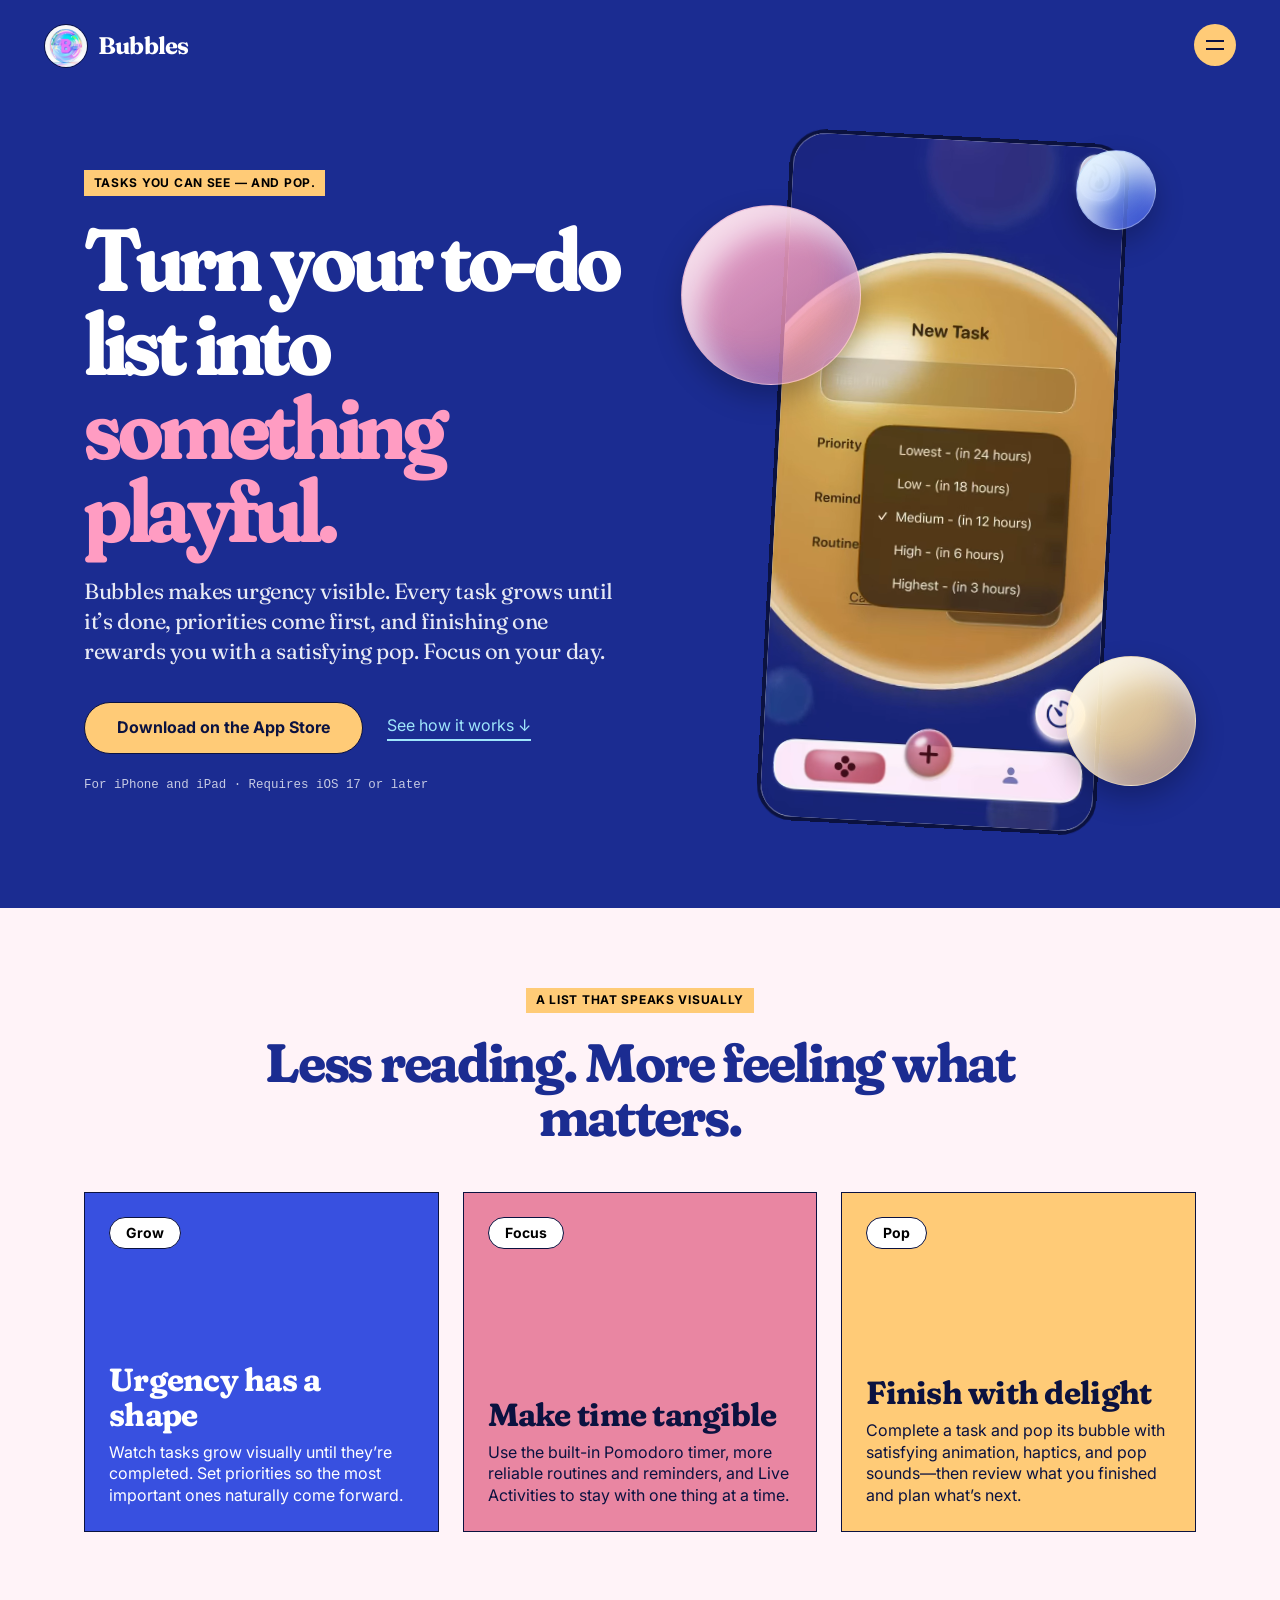
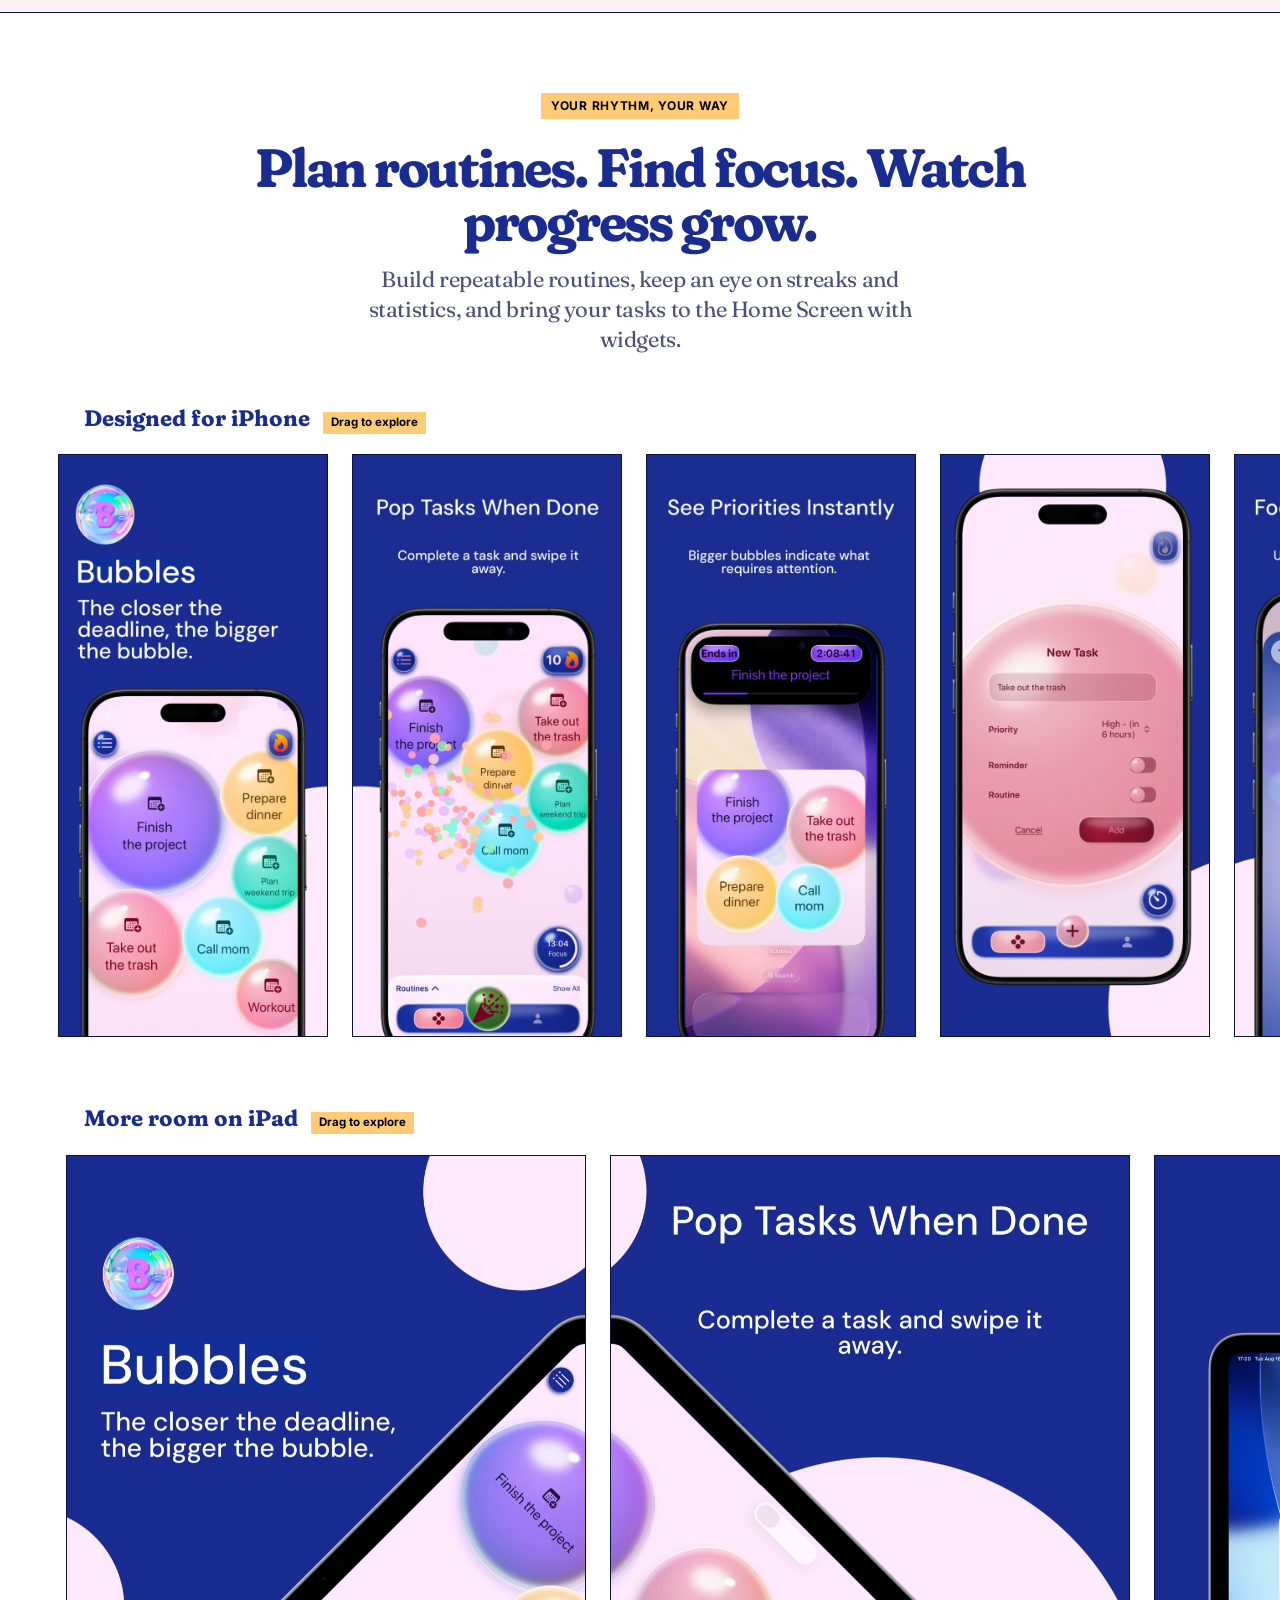
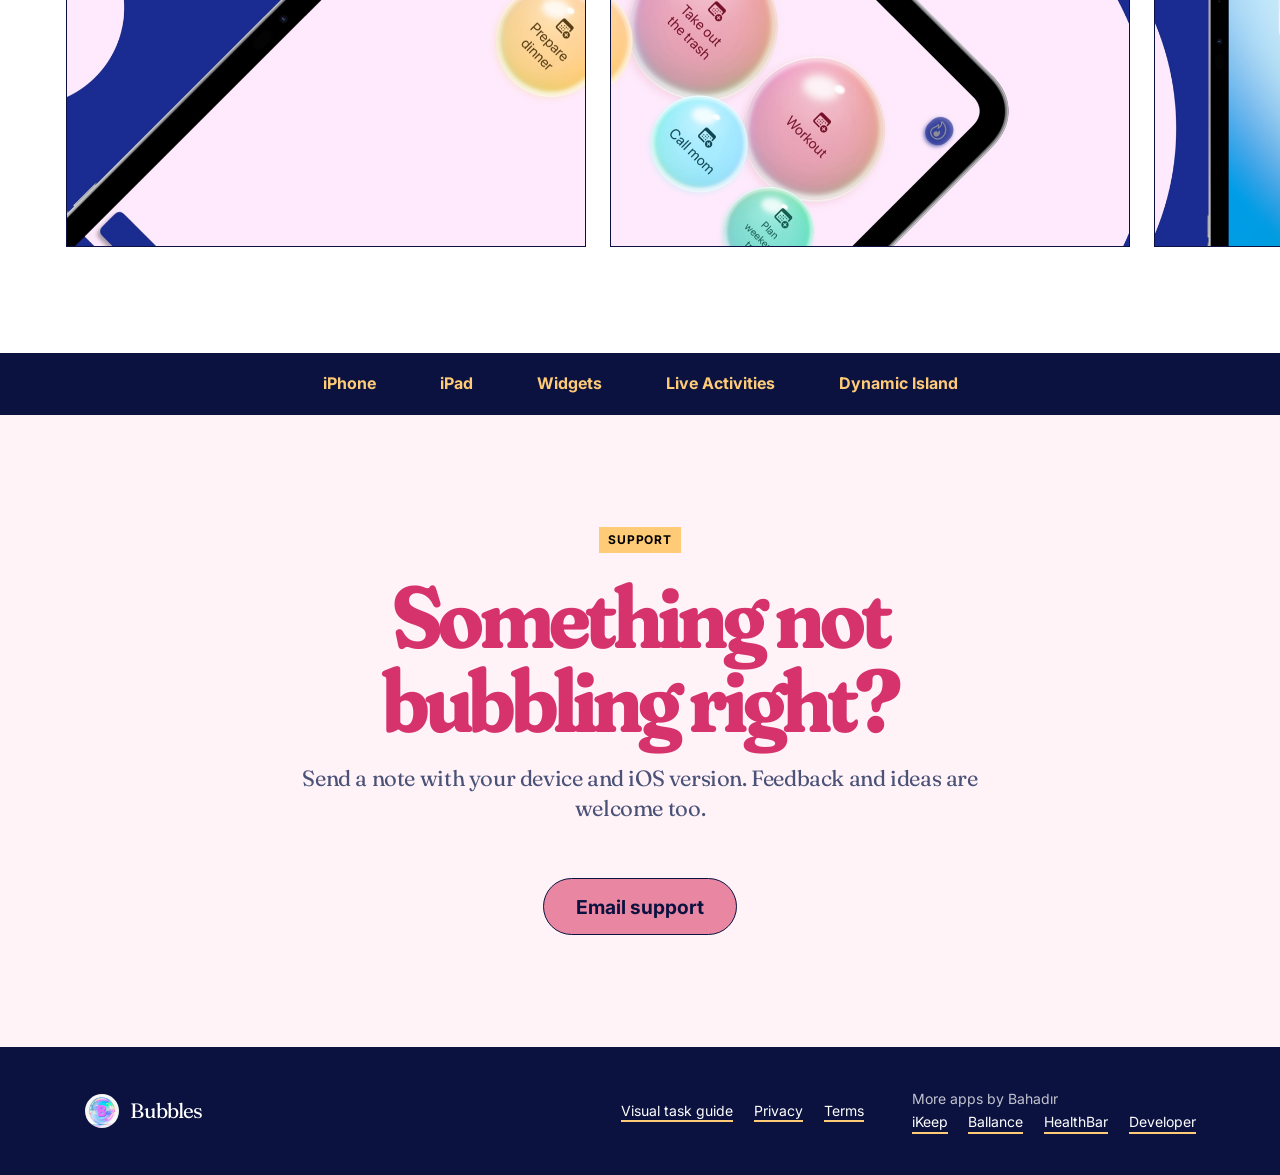
<file: index.html>
<!doctype html><html lang="en"><head><meta charset="utf-8"><meta name="viewport" content="width=device-width,initial-scale=1"><title>Bubbles: Daily Task Planner for iPhone &amp; iPad</title><meta name="description" content="A playful visual task manager where tasks grow with urgency. Plan routines, focus with Pomodoro, and track progress on iPhone and iPad."><meta name="theme-color" content="#1b2c91"><meta property="og:type" content="website"><meta property="og:site_name" content="Bubbles"><meta property="og:locale" content="en_US"><meta property="og:title" content="Bubbles — A Visual Task Manager"><meta property="og:description" content="See urgency grow, focus with Pomodoro, and pop tasks when they are done."><meta property="og:image" content="https://bubbles.bahadirsonmez.com/assets/images/og-image.png"><meta property="og:image:width" content="1200"><meta property="og:image:height" content="630"><meta property="og:image:alt" content="Bubbles visual task manager"><meta property="og:url" content="https://bubbles.bahadirsonmez.com/"><meta name="twitter:card" content="summary_large_image"><meta name="twitter:title" content="Bubbles — A Visual Task Manager"><meta name="twitter:description" content="Growing task bubbles, routines, Pomodoro, widgets, and Live Activities for iPhone and iPad."><meta name="twitter:image" content="https://bubbles.bahadirsonmez.com/assets/images/og-image.png"><meta name="twitter:image:alt" content="Bubbles visual task manager"><meta name="apple-itunes-app" content="app-id=6738212806, app-argument=https://bubbles.bahadirsonmez.com/"><link rel="canonical" href="https://bubbles.bahadirsonmez.com/"><link rel="icon" href="/assets/images/favicon.png"><link rel="preconnect" href="https://fonts.googleapis.com"><link rel="preconnect" href="https://fonts.gstatic.com" crossorigin><link rel="stylesheet" href="https://fonts.googleapis.com/css2?family=Fraunces:ital,opsz,wght,SOFT,WONK@0,9..144,400..800,100,0&family=Inter:wght@400;600;700&display=swap"><link rel="stylesheet" href="/assets/site.css"><script type="application/ld+json">{"@context":"https://schema.org","@type":"SoftwareApplication","name":"Bubbles","applicationCategory":"ProductivityApplication","operatingSystem":"iOS 17 or later, iPadOS","description":"A visual task manager with growing task bubbles, routines, Pomodoro focus sessions, widgets, and Live Activities.","image":"https://bubbles.bahadirsonmez.com/assets/images/app-icon.png","url":"https://bubbles.bahadirsonmez.com/","downloadUrl":"https://apps.apple.com/app/id6738212806","installUrl":"https://apps.apple.com/app/id6738212806","offers":{"@type":"Offer","price":"0","priceCurrency":"USD"},"author":{"@type":"Person","name":"Bahadır Sönmez","url":"https://bahadirsonmez.com/"}}</script></head><body>
<a class="skip" href="#main">Skip to content</a><header><a class="logo" href="/"><img src="/assets/images/app-icon.png" width="44" height="44" alt=""><strong>Bubbles</strong></a><button class="nav-toggle" type="button" aria-expanded="false" aria-controls="site-nav" data-nav-toggle><span class="sr-only">Toggle navigation</span><span></span><span></span></button><nav id="site-nav" aria-label="Primary"><a href="#how">How it works</a><a href="#screens">Screens</a><a href="#support">Support</a><a class="pill" href="https://apps.apple.com/app/id6738212806">Get Bubbles</a></nav></header>
<main id="main"><section class="hero"><div><p class="tag">Tasks you can see — and pop.</p><h1>Turn your to-do list into <em>something playful.</em></h1><p class="intro">Bubbles makes urgency visible. Every task grows until it’s done, priorities come first, and finishing one rewards you with a satisfying pop. Focus on your day.</p><div class="actions"><a class="pill primary" href="https://apps.apple.com/app/id6738212806">Download on the App Store</a><a href="#how">See how it works ↓</a></div><p class="note">For iPhone and iPad · Requires iOS 17 or later</p></div><div class="art"><i class="bubble b1"></i><i class="bubble b2"></i><i class="bubble b3"></i><video class="hero-demo" autoplay loop muted playsinline preload="metadata" poster="/assets/images/bubbles-home.png" width="590" height="1200" aria-label="Bubbles app showing visual tasks in action"><source src="/assets/bubbles-demo.webm" type="video/webm"><source src="/assets/bubbles-demo.mp4" type="video/mp4"><img src="/assets/images/bubbles-home.png" alt="Bubbles home screen showing visual tasks" width="390" height="844"></video></div></section>
<section id="how" class="section"><p class="tag">A list that speaks visually</p><h2>Less reading. More feeling what matters.</h2><div class="cards"><article><b>Grow</b><h3>Urgency has a shape</h3><p>Watch tasks grow visually until they’re completed. Set priorities so the most important ones naturally come forward.</p></article><article><b>Focus</b><h3>Make time tangible</h3><p>Use the built-in Pomodoro timer, more reliable routines and reminders, and Live Activities to stay with one thing at a time.</p></article><article><b>Pop</b><h3>Finish with delight</h3><p>Complete a task and pop its bubble with satisfying animation, haptics, and pop sounds—then review what you finished and plan what’s next.</p></article></div></section>
<section id="screens" class="section screens"><div class="screens-intro"><p class="tag">Your rhythm, your way</p><h2>Plan routines. Find focus. Watch progress grow.</h2><p>Build repeatable routines, keep an eye on streaks and statistics, and bring your tasks to the Home Screen with widgets.</p></div>
<div class="showcase" data-carousel data-speed="26"><div class="showcase-heading"><h3>Designed for iPhone</h3><span>Drag to explore</span></div><div class="screenshot-track" tabindex="0" aria-label="Bubbles screenshots for iPhone. Scroll horizontally to explore."><div class="screenshot-set">
<img src="/assets/screens/iphone/01_slice_1.jpg" alt="Bubbles App Store screenshot showing tasks as growing bubbles on iPhone" width="640" height="1387">
<img src="/assets/screens/iphone/01_slice_2.jpg" alt="Bubbles App Store screenshot showing a task popping when done" width="640" height="1387" loading="lazy">
<img src="/assets/screens/iphone/01_slice_3.jpg" alt="Bubbles App Store screenshot showing priorities through bubble size" width="640" height="1387" loading="lazy">
<img src="/assets/screens/iphone/01_slice_4.jpg" alt="Bubbles App Store screenshot showing a new task with priority, reminder and routine options" width="640" height="1387" loading="lazy">
<img src="/assets/screens/iphone/01_slice_5.jpg" alt="Bubbles App Store screenshot showing the Pomodoro focus timer" width="640" height="1387" loading="lazy">
<img src="/assets/screens/iphone/01_slice_6.jpg" alt="Bubbles App Store screenshot showing completed tasks" width="640" height="1387" loading="lazy">
<img src="/assets/screens/iphone/01_slice_7.jpg" alt="Bubbles App Store screenshot showing productivity statistics" width="640" height="1387" loading="lazy">
</div></div></div>
<div class="showcase ipad-showcase" data-carousel data-speed="20"><div class="showcase-heading"><h3>More room on iPad</h3><span>Drag to explore</span></div><div class="screenshot-track" tabindex="0" aria-label="Bubbles screenshots for iPad. Scroll horizontally to explore."><div class="screenshot-set">
<img src="/assets/screens/ipad/01_slice_1.jpg" alt="Bubbles App Store screenshot showing task bubbles on iPad" width="960" height="1280" loading="lazy">
<img src="/assets/screens/ipad/01_slice_2.jpg" alt="Bubbles App Store screenshot showing a task popping on iPad" width="960" height="1280" loading="lazy">
<img src="/assets/screens/ipad/01_slice_3.jpg" alt="Bubbles App Store screenshot showing widgets on iPad" width="960" height="1280" loading="lazy">
<img src="/assets/screens/ipad/01_slice_4.jpg" alt="Bubbles App Store screenshot showing a new task on iPad" width="960" height="1280" loading="lazy">
<img src="/assets/screens/ipad/01_slice_5.jpg" alt="Bubbles App Store screenshot showing completed tasks on iPad" width="960" height="1280" loading="lazy">
<img src="/assets/screens/ipad/01_slice_6.jpg" alt="Bubbles App Store screenshot showing productivity statistics on iPad" width="960" height="1280" loading="lazy">
</div></div></div></section>
<section class="marquee" aria-label="Platforms"><span>iPhone</span><span>iPad</span><span>Widgets</span><span>Live Activities</span><span>Dynamic Island</span></section>
<section id="support" class="section support"><div><p class="tag">Support</p><h2>Something not bubbling right?</h2><p>Send a note with your device and iOS version. Feedback and ideas are welcome too.</p></div><a class="pill primary" href="mailto:sonmezbahad@gmail.com?subject=Bubbles%20Support">Email support</a></section></main>
<footer><a class="logo" href="/"><img src="/assets/images/app-icon.png" width="36" height="36" alt="">Bubbles</a><nav aria-label="Explore"><a href="/visual-task-manager/">Visual task guide</a><a href="/legal/privacy_policy.html">Privacy</a><a href="/legal/terms_and_conditions.html">Terms</a></nav><div><p>More apps by Bahadır</p><nav aria-label="More apps by Bahadır Sönmez"><a href="https://ikeep.bahadirsonmez.com/">iKeep</a><a href="https://ballance.bahadirsonmez.com/">Ballance</a><a href="https://healthbar.bahadirsonmez.com/">HealthBar</a><a href="https://bahadirsonmez.com/">Developer</a></nav></div></footer><script src="/assets/site.js" defer></script><!-- Cloudflare Web Analytics --><script type="module" src="https://static.cloudflareinsights.com/beacon.min.js" data-cf-beacon='{"token":"766d37d0b2114e12b7608eb0a9e5e067"}'></script><!-- End Cloudflare Web Analytics --></body></html>
</file>
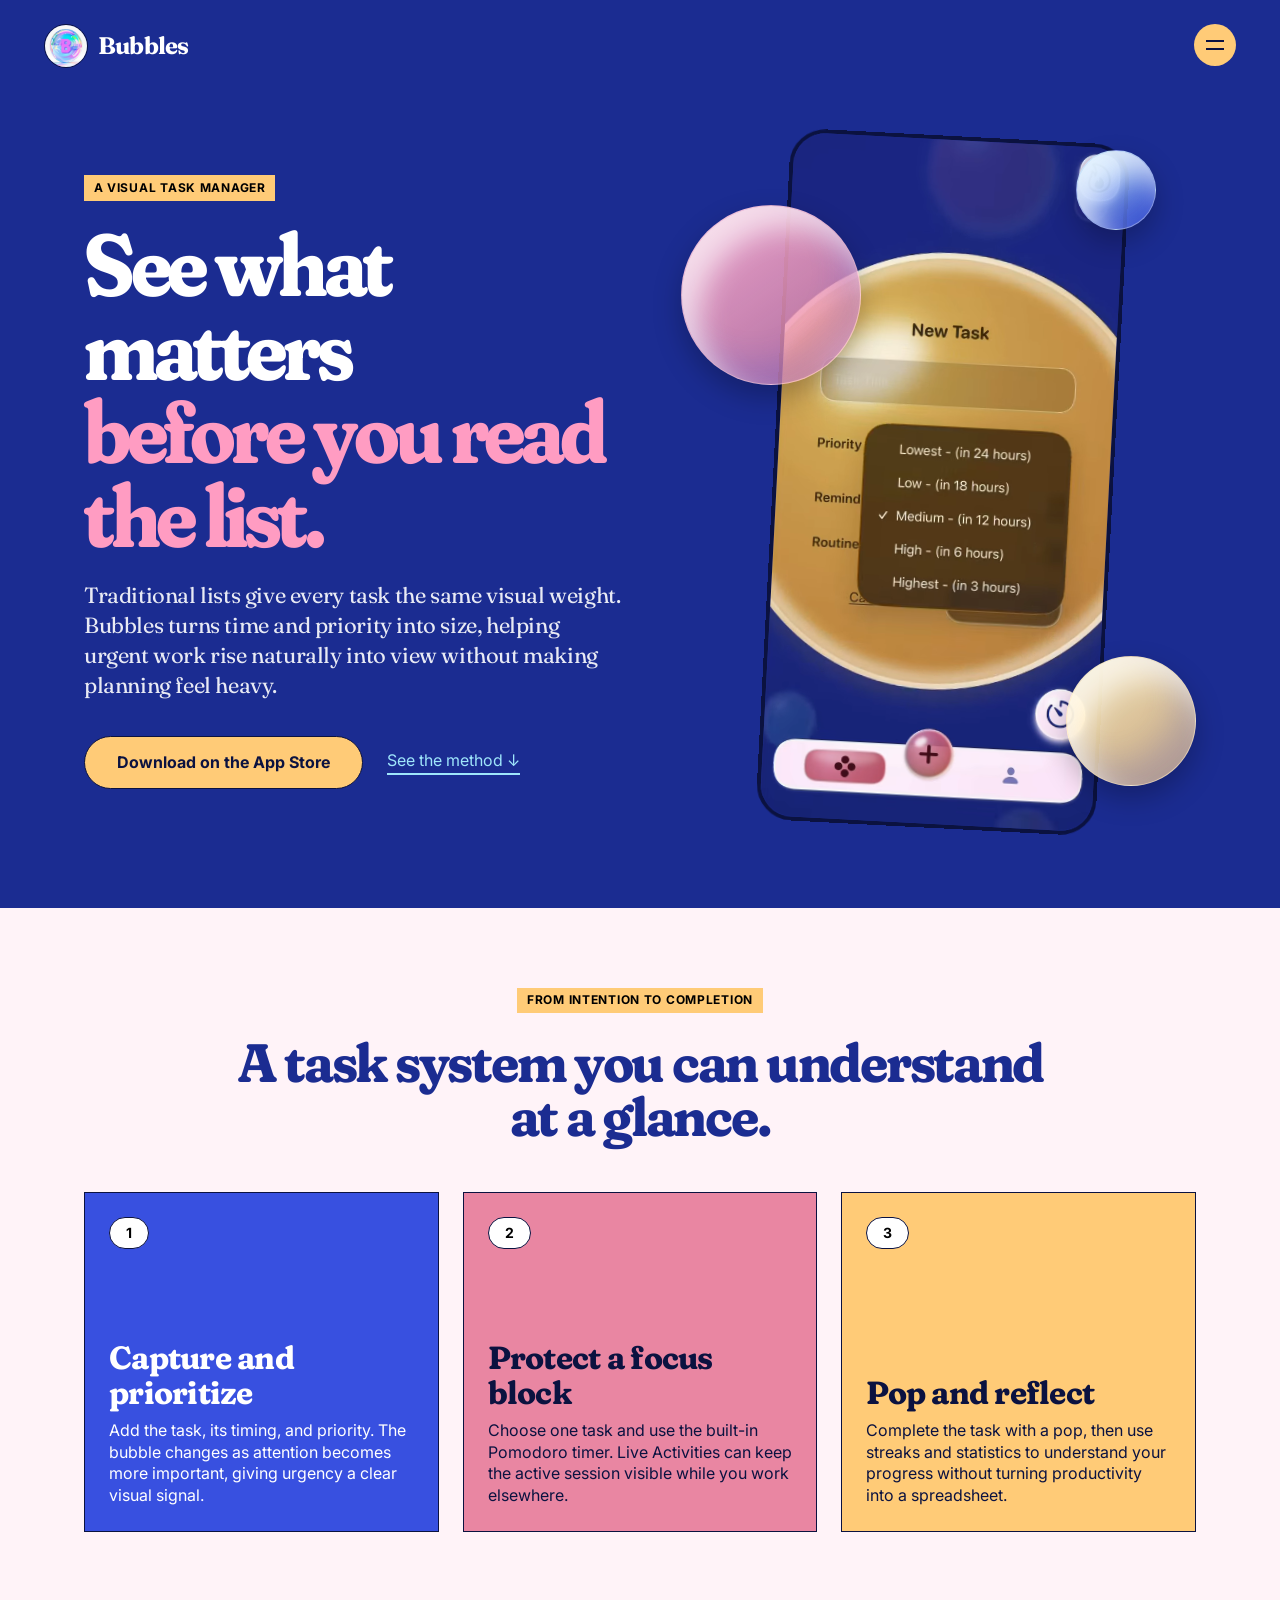
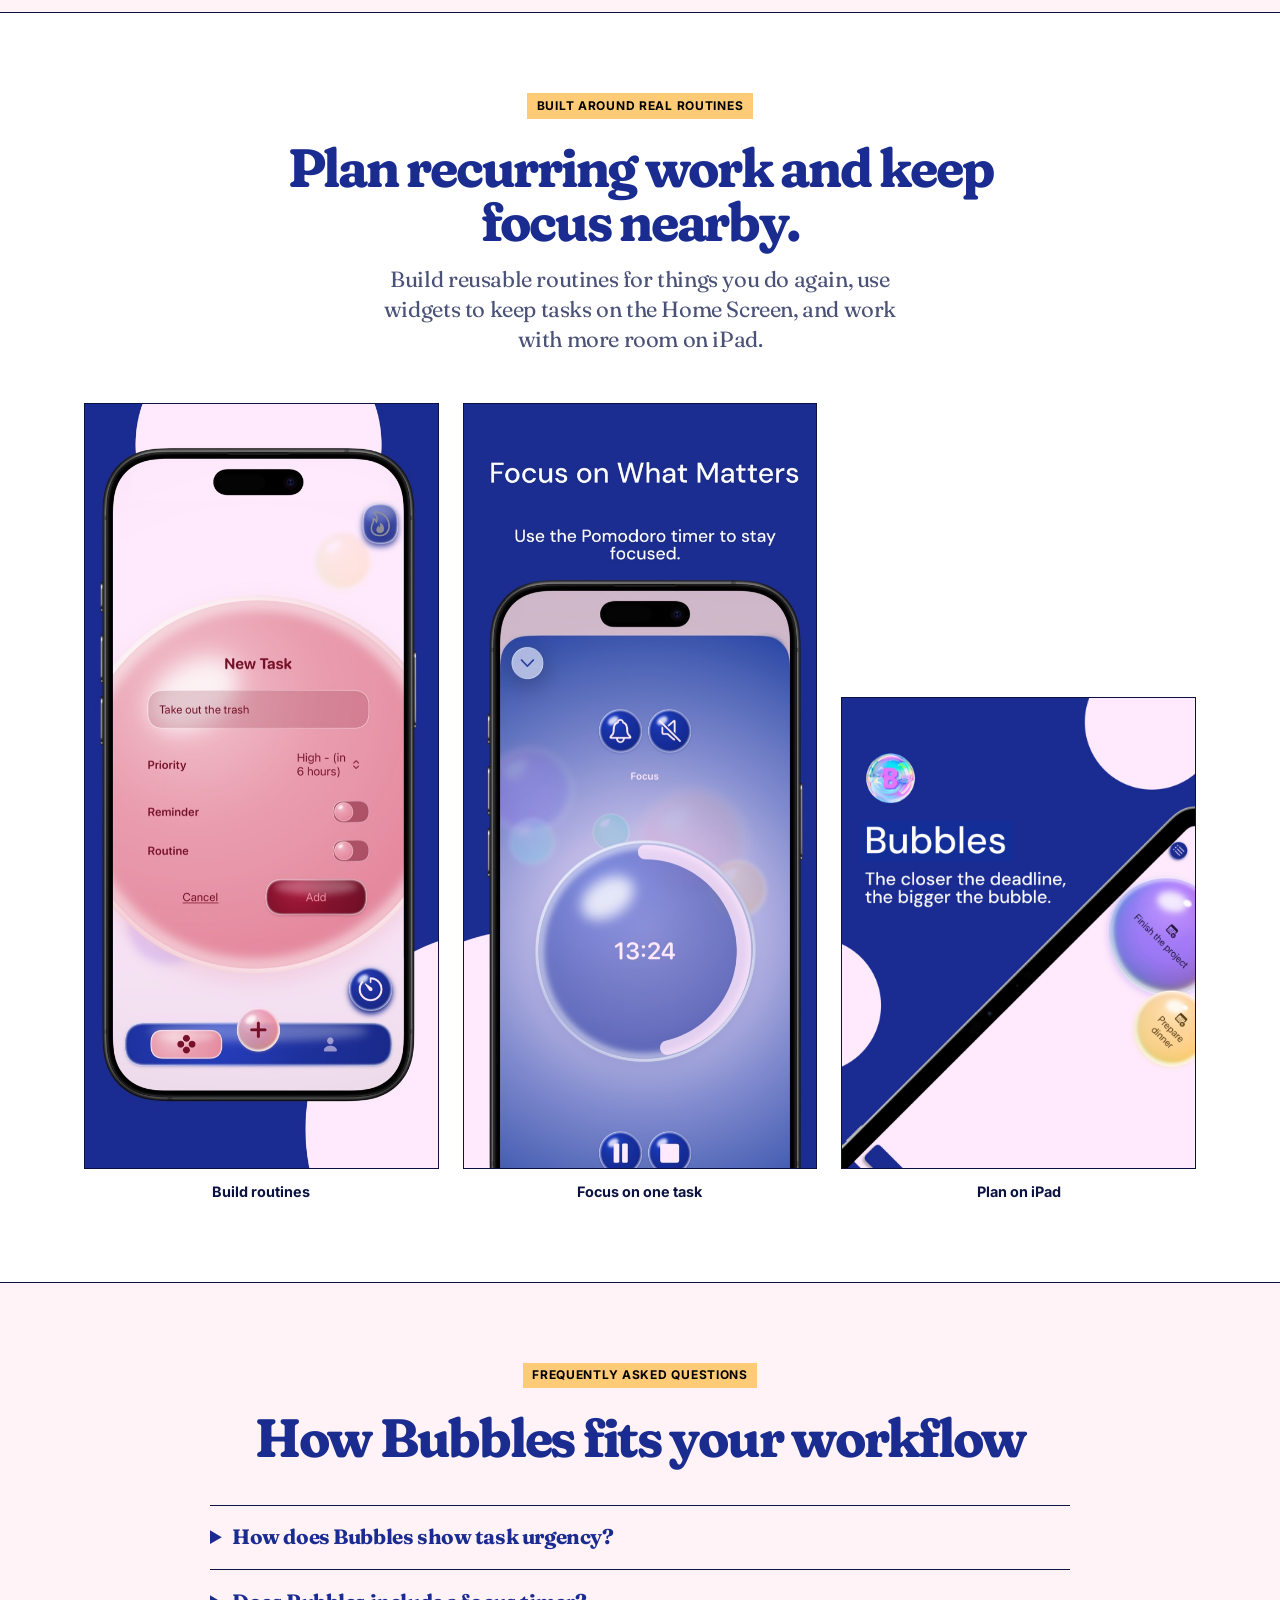
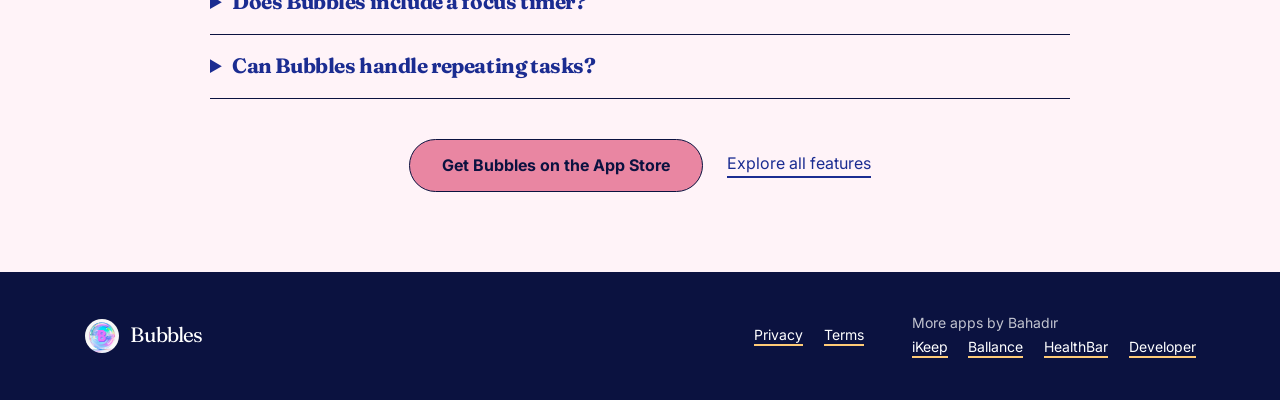
<file: visual-task-manager/index.html>
<!doctype html>
<html lang="en">
<head>
<meta charset="utf-8">
<meta name="viewport" content="width=device-width,initial-scale=1">
<title>Visual Task Manager for iPhone &amp; iPad — Bubbles</title>
<meta name="description" content="Make priorities easier to see with growing task bubbles, routines, Pomodoro focus, widgets, and Live Activities on iPhone and iPad.">
<meta name="theme-color" content="#1b2c91">
<link rel="canonical" href="https://bubbles.bahadirsonmez.com/visual-task-manager/">
<meta property="og:type" content="article">
<meta property="og:site_name" content="Bubbles">
<meta property="og:title" content="A Visual Task Manager That Makes Urgency Visible">
<meta property="og:description" content="See what needs attention, protect focus time, and make finishing a task feel satisfying.">
<meta property="og:url" content="https://bubbles.bahadirsonmez.com/visual-task-manager/">
<meta property="og:image" content="https://bubbles.bahadirsonmez.com/assets/images/og-image.png">
<meta name="twitter:card" content="summary_large_image">
<meta name="twitter:title" content="Visual Task Manager — Bubbles">
<meta name="twitter:description" content="Growing task bubbles, routines, Pomodoro, widgets, and Live Activities.">
<meta name="twitter:image" content="https://bubbles.bahadirsonmez.com/assets/images/og-image.png">
<link rel="icon" href="/assets/images/favicon.png">
<link rel="preconnect" href="https://fonts.googleapis.com"><link rel="preconnect" href="https://fonts.gstatic.com" crossorigin><link rel="stylesheet" href="https://fonts.googleapis.com/css2?family=Fraunces:ital,opsz,wght,SOFT,WONK@0,9..144,400..800,100,0&family=Inter:wght@400;600;700&display=swap"><link rel="stylesheet" href="/assets/site.css">
<script type="application/ld+json">{"@context":"https://schema.org","@type":"FAQPage","mainEntity":[{"@type":"Question","name":"How does Bubbles show task urgency?","acceptedAnswer":{"@type":"Answer","text":"Tasks grow visually with time and priority, helping the items that need attention stand out."}},{"@type":"Question","name":"Does Bubbles include a focus timer?","acceptedAnswer":{"@type":"Answer","text":"Yes. Bubbles includes a Pomodoro timer and supports Live Activities to keep the current focus session visible."}},{"@type":"Question","name":"Can Bubbles handle repeating tasks?","acceptedAnswer":{"@type":"Answer","text":"Yes. You can build routines for repeatable work and follow streaks and statistics over time."}}]}</script>
</head>
<body>
<a class="skip" href="#main">Skip to content</a>
<header>
<a class="logo" href="/">
<img src="/assets/images/app-icon.png" width="44" height="44" alt="">
<strong>Bubbles</strong>
</a>
<button class="nav-toggle" type="button" aria-expanded="false" aria-controls="site-nav" data-nav-toggle><span class="sr-only">Toggle navigation</span><span></span><span></span></button><nav id="site-nav" aria-label="Primary">
<a href="#method">Method</a>
<a href="#faq">FAQ</a>
<a class="pill" href="https://apps.apple.com/app/id6738212806">Get Bubbles</a>
</nav>
</header>
<main id="main">
<section class="hero usecase-hero">
<div>
<p class="tag">A visual task manager</p>
<h1>See what matters <em>before you read the list.</em>
</h1>
<p class="intro">Traditional lists give every task the same visual weight. Bubbles turns time and priority into size, helping urgent work rise naturally into view without making planning feel heavy.</p>
<div class="actions">
<a class="pill primary" href="https://apps.apple.com/app/id6738212806">Download on the App Store</a>
<a href="#method">See the method ↓</a>
</div>
</div>
<div class="art">
<i class="bubble b1">
</i>
<i class="bubble b2">
</i>
<i class="bubble b3">
</i>
<video class="hero-demo" autoplay loop muted playsinline preload="metadata" poster="/assets/screens/iphone/01_slice_1.jpg" width="590" height="1200" aria-label="Bubbles app showing visual tasks in action">
<source src="/assets/bubbles-demo.webm" type="video/webm">
<source src="/assets/bubbles-demo.mp4" type="video/mp4">
<img src="/assets/screens/iphone/01_slice_1.jpg" alt="Bubbles App Store screenshot showing tasks as growing bubbles on iPhone" width="640" height="1387">
</video>
</div>
</section>
<section id="method" class="section">
<p class="tag">From intention to completion</p>
<h2>A task system you can understand at a glance.</h2>
<div class="cards">
<article>
<b>1</b>
<h3>Capture and prioritize</h3>
<p>Add the task, its timing, and priority. The bubble changes as attention becomes more important, giving urgency a clear visual signal.</p>
</article>
<article>
<b>2</b>
<h3>Protect a focus block</h3>
<p>Choose one task and use the built-in Pomodoro timer. Live Activities can keep the active session visible while you work elsewhere.</p>
</article>
<article>
<b>3</b>
<h3>Pop and reflect</h3>
<p>Complete the task with a pop, then use streaks and statistics to understand your progress without turning productivity into a spreadsheet.</p>
</article>
</div>
</section>
<section class="section screens">
<div>
<p class="tag">Built around real routines</p>
<h2>Plan recurring work and keep focus nearby.</h2>
<p>Build reusable routines for things you do again, use widgets to keep tasks on the Home Screen, and work with more room on iPad.</p>
</div>
<div class="rail">
<figure>
<img src="/assets/screens/iphone/01_slice_4.jpg" alt="Bubbles App Store screenshot showing a new task with priority, reminder and routine options" loading="lazy" width="640" height="1387">
<figcaption>Build routines</figcaption>
</figure>
<figure>
<img src="/assets/screens/iphone/01_slice_5.jpg" alt="Bubbles App Store screenshot showing the Pomodoro focus timer" loading="lazy" width="640" height="1387">
<figcaption>Focus on one task</figcaption>
</figure>
<figure class="wide">
<img src="/assets/screens/ipad/01_slice_1.jpg" alt="Bubbles App Store screenshot showing task bubbles on iPad" loading="lazy" width="960" height="1280">
<figcaption>Plan on iPad</figcaption>
</figure>
</div>
</section>
<section id="faq" class="section">
<p class="tag">Frequently asked questions</p>
<h2>How Bubbles fits your workflow</h2>
<div class="faq-list">
<details>
<summary>How does Bubbles show task urgency?</summary>
<p>Tasks grow visually with time and priority, helping the items that need attention stand out.</p>
</details>
<details>
<summary>Does Bubbles include a focus timer?</summary>
<p>Yes. Bubbles includes a Pomodoro timer and supports Live Activities to keep the current focus session visible.</p>
</details>
<details>
<summary>Can Bubbles handle repeating tasks?</summary>
<p>Yes. You can build routines for repeatable work and follow streaks and statistics over time.</p>
</details>
</div>
<div class="actions">
<a class="pill primary" href="https://apps.apple.com/app/id6738212806">Get Bubbles on the App Store</a>
<a href="/">Explore all features</a>
</div>
</section>
</main>
<footer>
<a class="logo" href="/">
<img src="/assets/images/app-icon.png" width="36" height="36" alt="">Bubbles</a>
<nav>
<a href="/legal/privacy_policy.html">Privacy</a>
<a href="/legal/terms_and_conditions.html">Terms</a>
</nav>
<div>
<p>More apps by Bahadır</p>
<nav>
<a href="https://ikeep.bahadirsonmez.com/">iKeep</a>
<a href="https://ballance.bahadirsonmez.com/">Ballance</a>
<a href="https://healthbar.bahadirsonmez.com/">HealthBar</a>
<a href="https://bahadirsonmez.com/">Developer</a>
</nav>
</div>
</footer>
<script src="/assets/site.js" defer></script>
<!-- Cloudflare Web Analytics -->
<script type="module" src="https://static.cloudflareinsights.com/beacon.min.js" data-cf-beacon='{"token":"766d37d0b2114e12b7608eb0a9e5e067"}'>
</script>
<!-- End Cloudflare Web Analytics -->
</body>
</html>
</file>
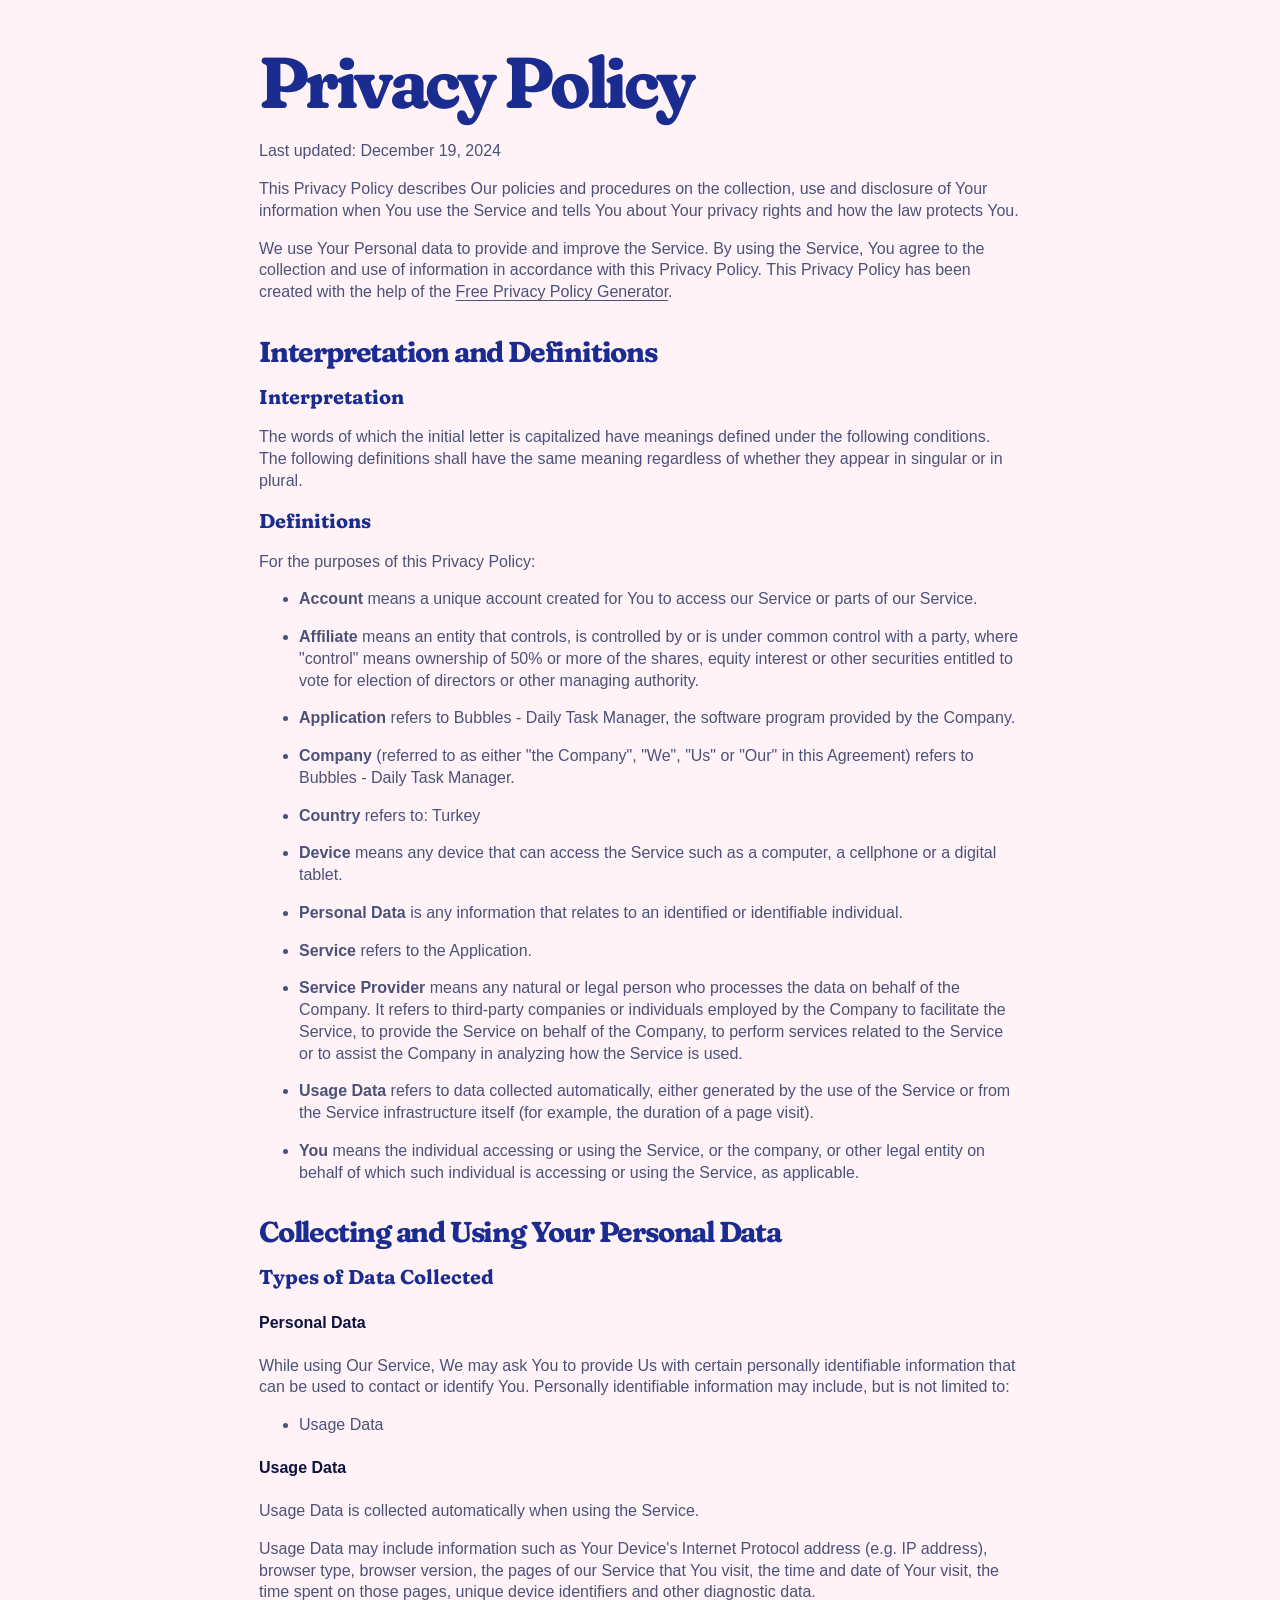
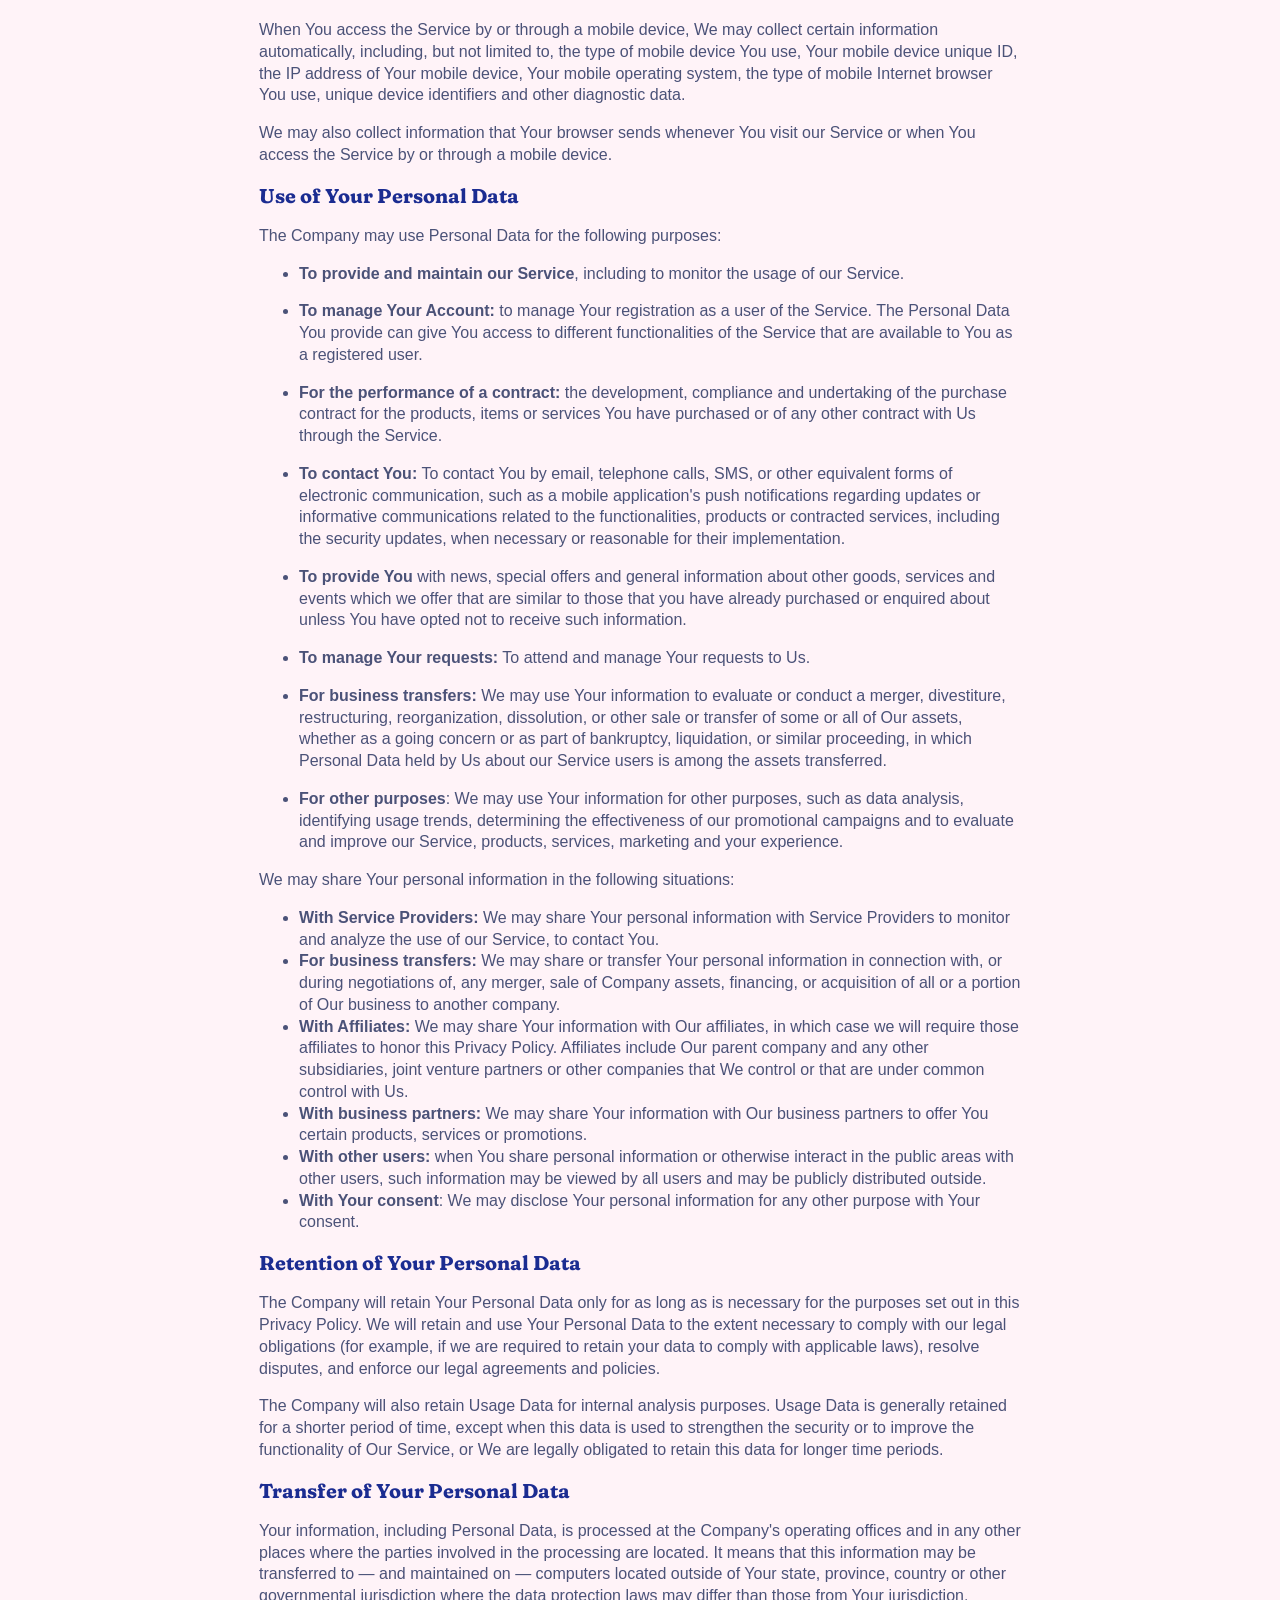
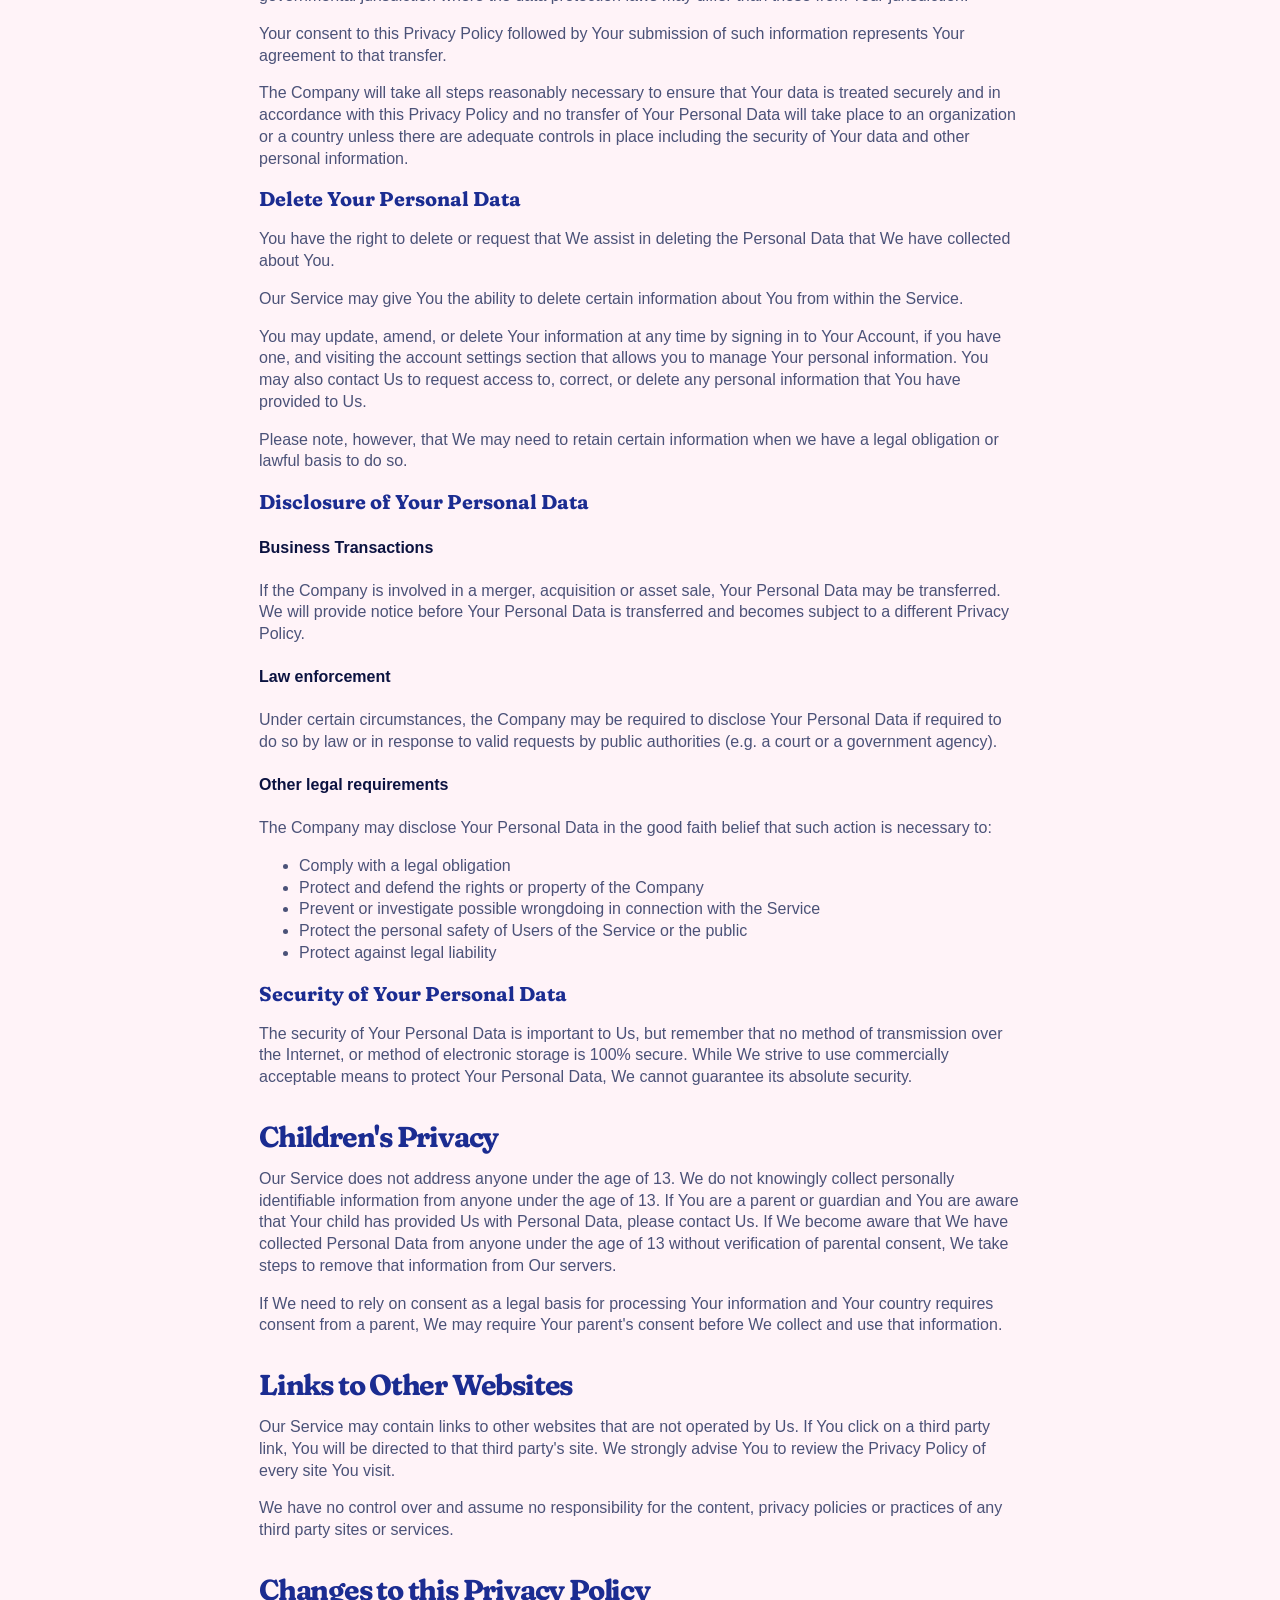
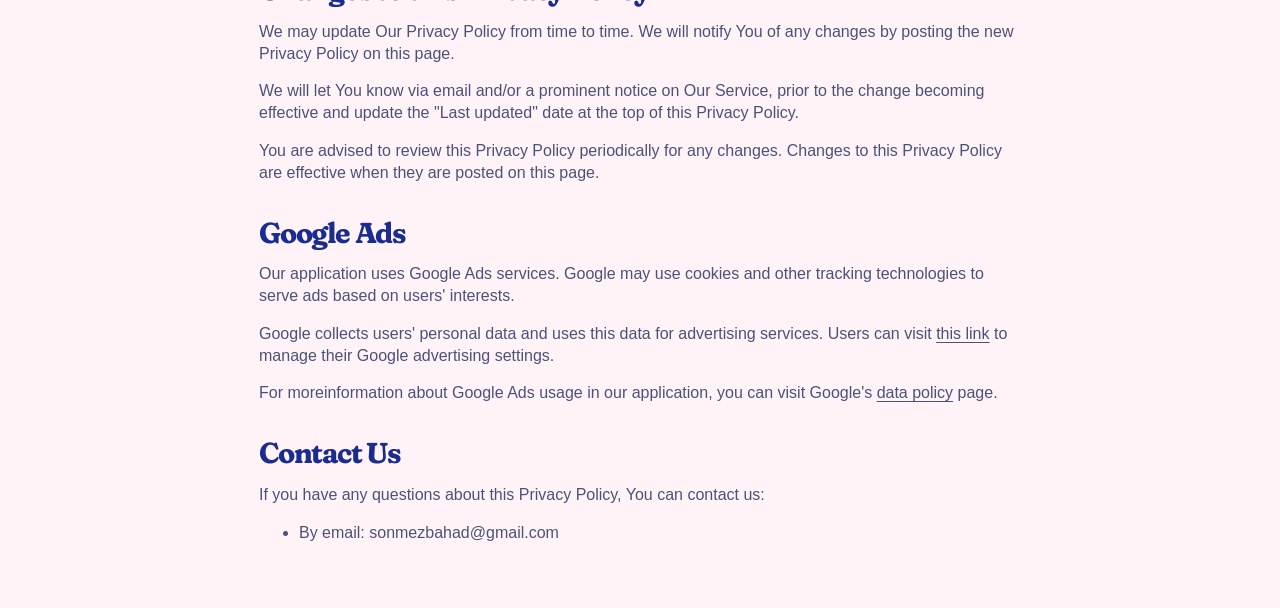
<file: privacy_policy.html>
<!doctype html><html lang="en"><head><meta charset="utf-8"><meta name="viewport" content="width=device-width,initial-scale=1"><title>Privacy Policy — Bubbles</title><meta name="robots" content="noindex,follow"><link rel="canonical" href="https://bubbles.bahadirsonmez.com/legal/privacy_policy.html"><meta http-equiv="refresh" content="0;url=/legal/privacy_policy.html"></head><body><p><a href="/legal/privacy_policy.html">Read the Bubbles Privacy Policy</a></p></body></html>
</file>
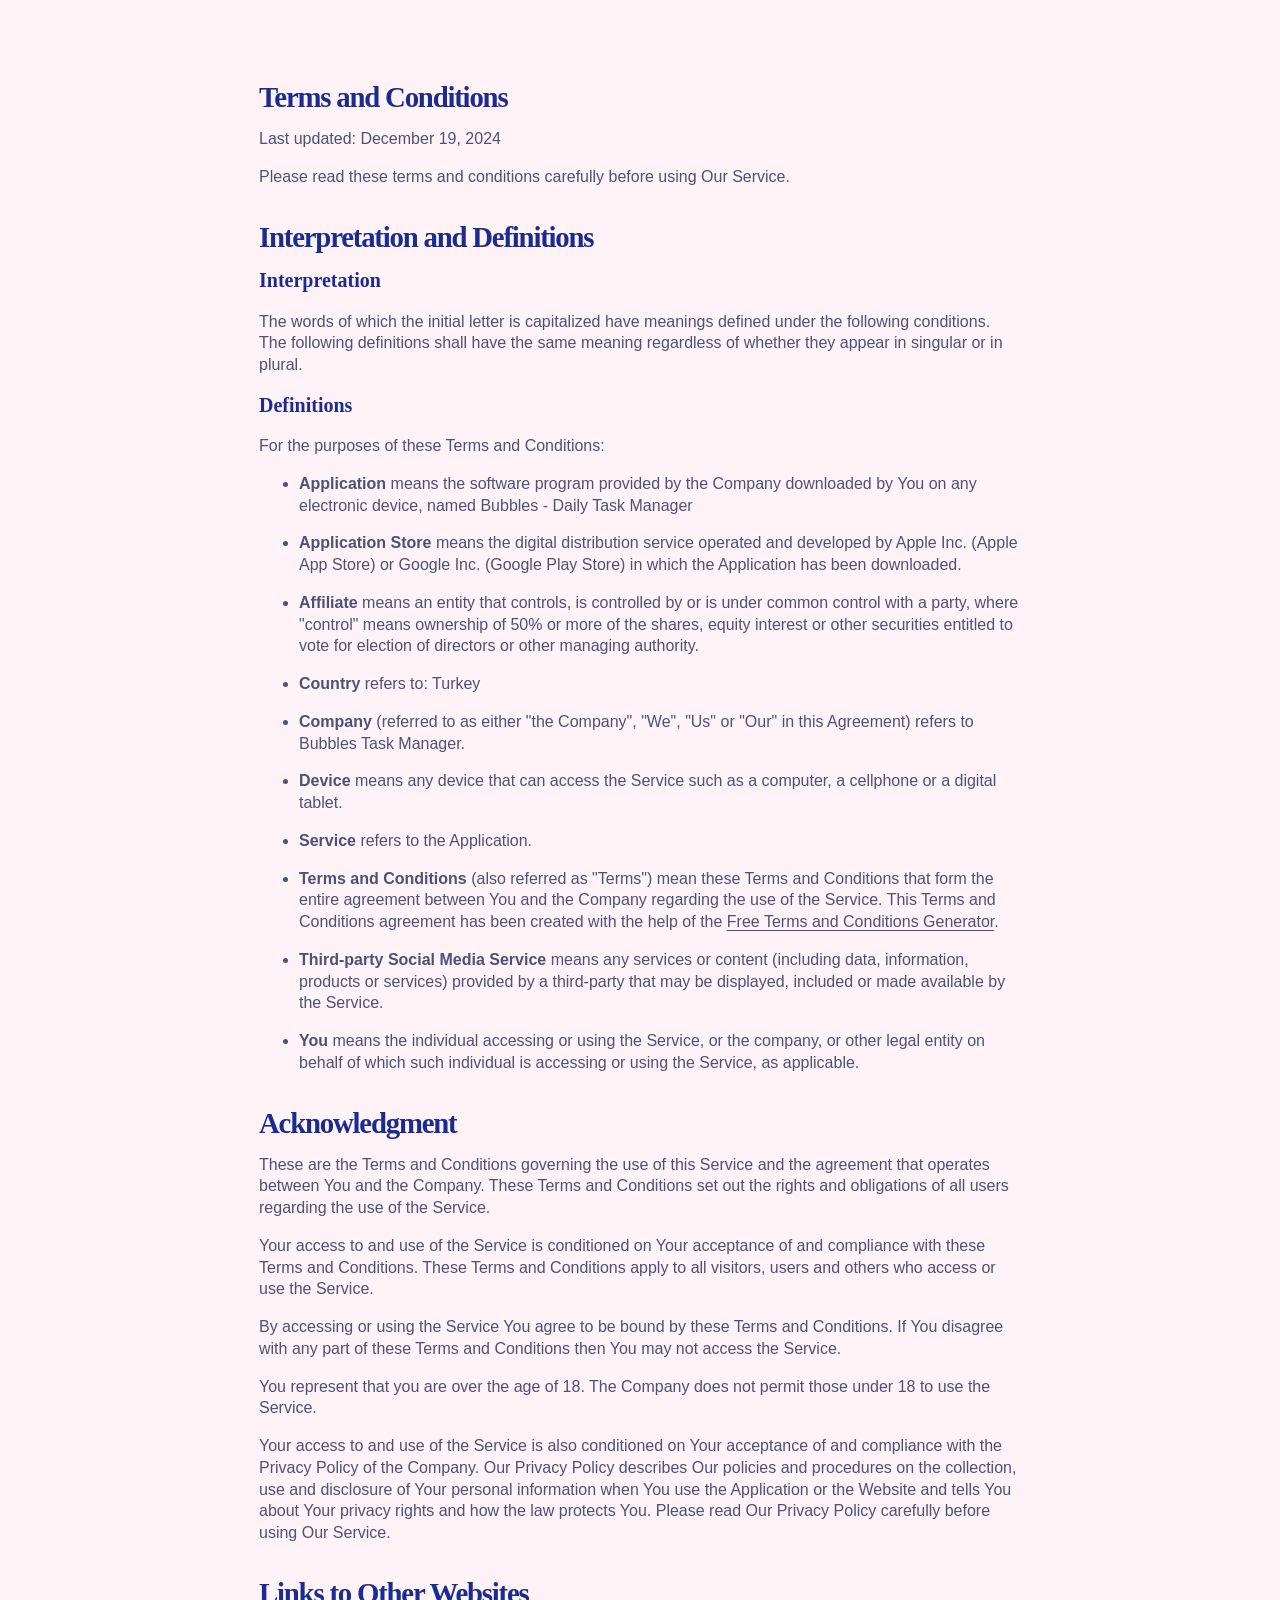
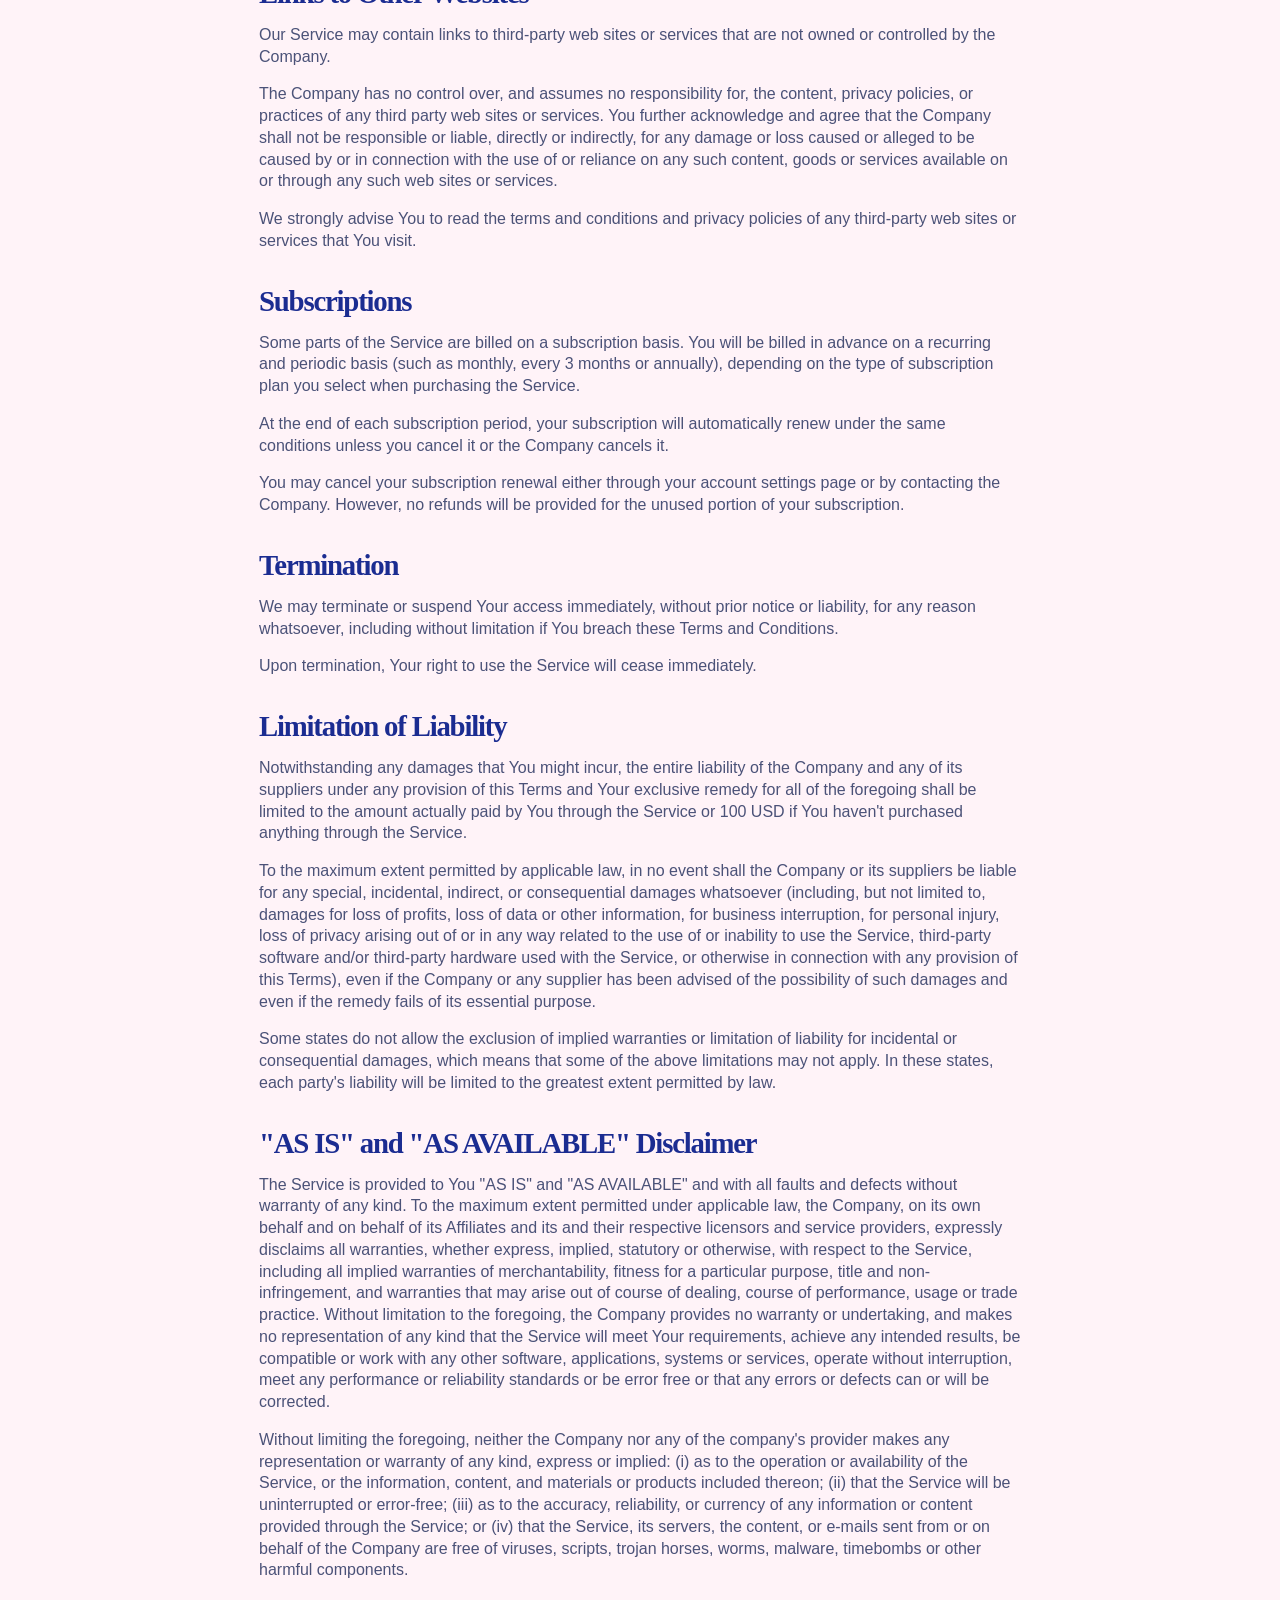
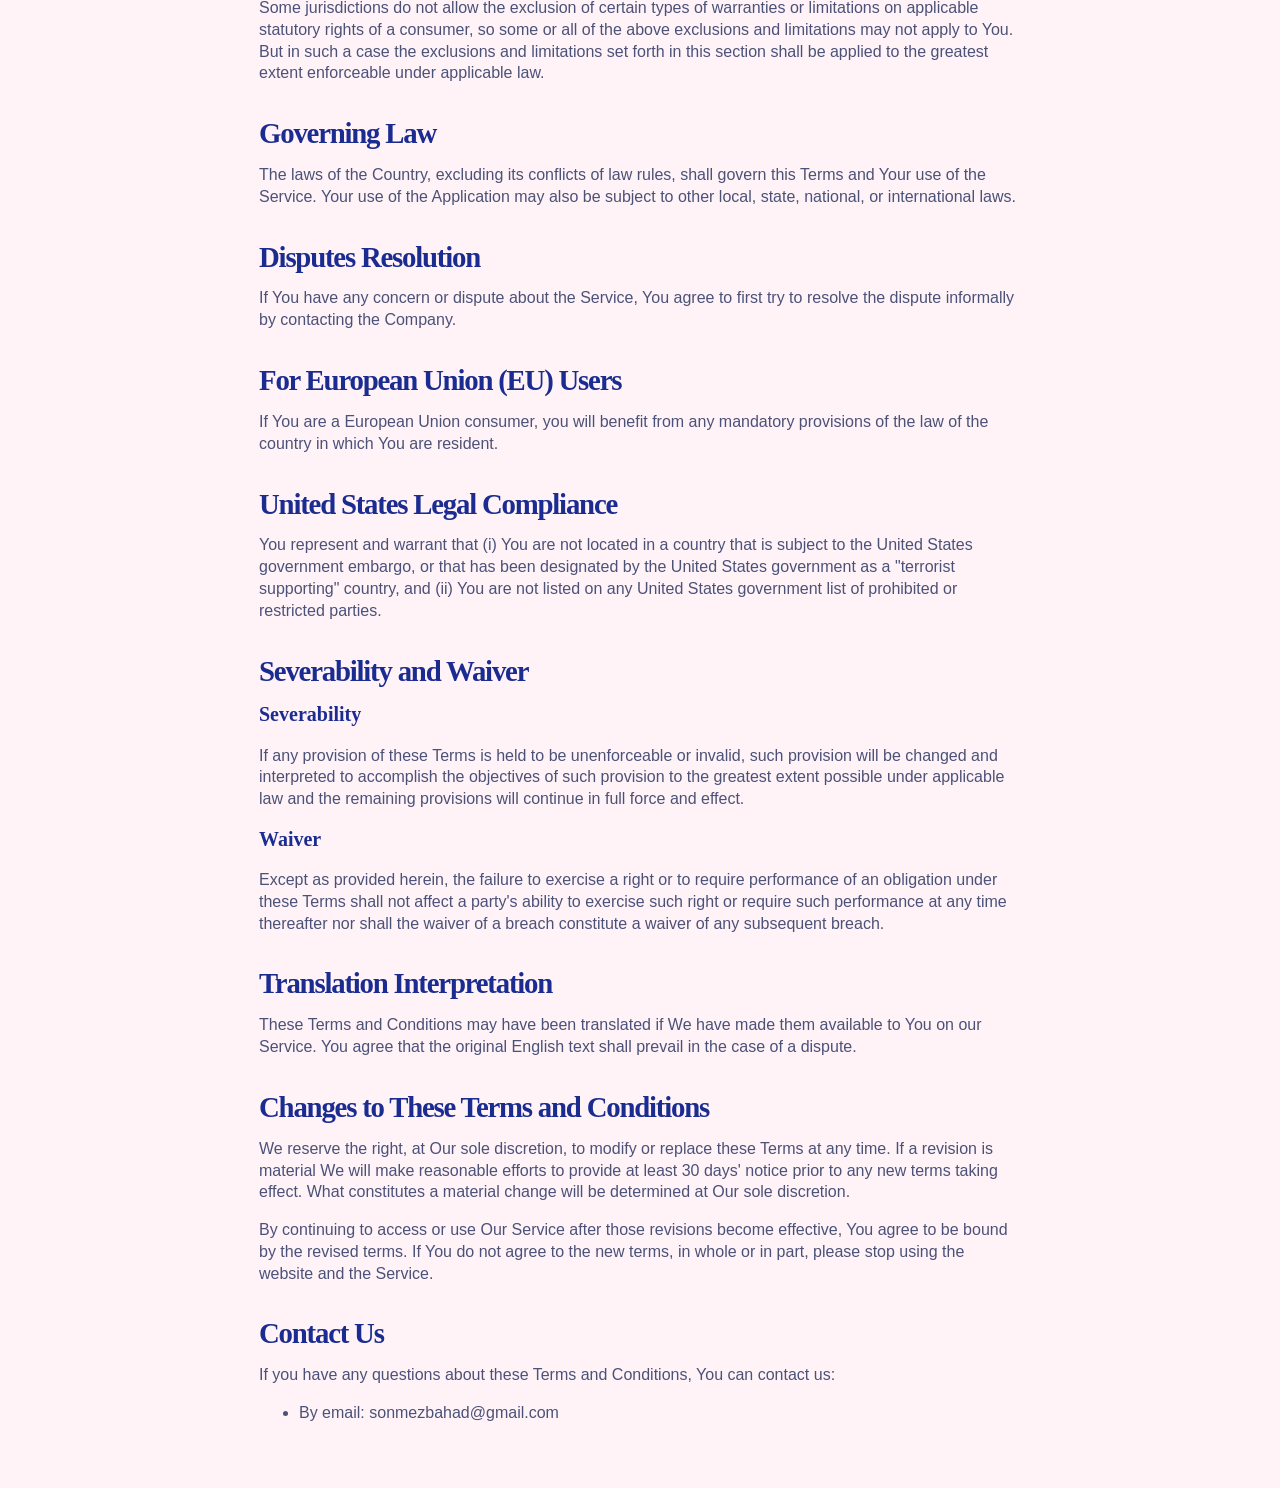
<file: terms_and_conditions.html>
<!doctype html><html lang="en"><head><meta charset="utf-8"><meta name="viewport" content="width=device-width,initial-scale=1"><title>Terms — Bubbles</title><meta name="robots" content="noindex,follow"><link rel="canonical" href="https://bubbles.bahadirsonmez.com/legal/terms_and_conditions.html"><meta http-equiv="refresh" content="0;url=/legal/terms_and_conditions.html"></head><body><p><a href="/legal/terms_and_conditions.html">Read the Bubbles Terms and Conditions</a></p></body></html>
</file>
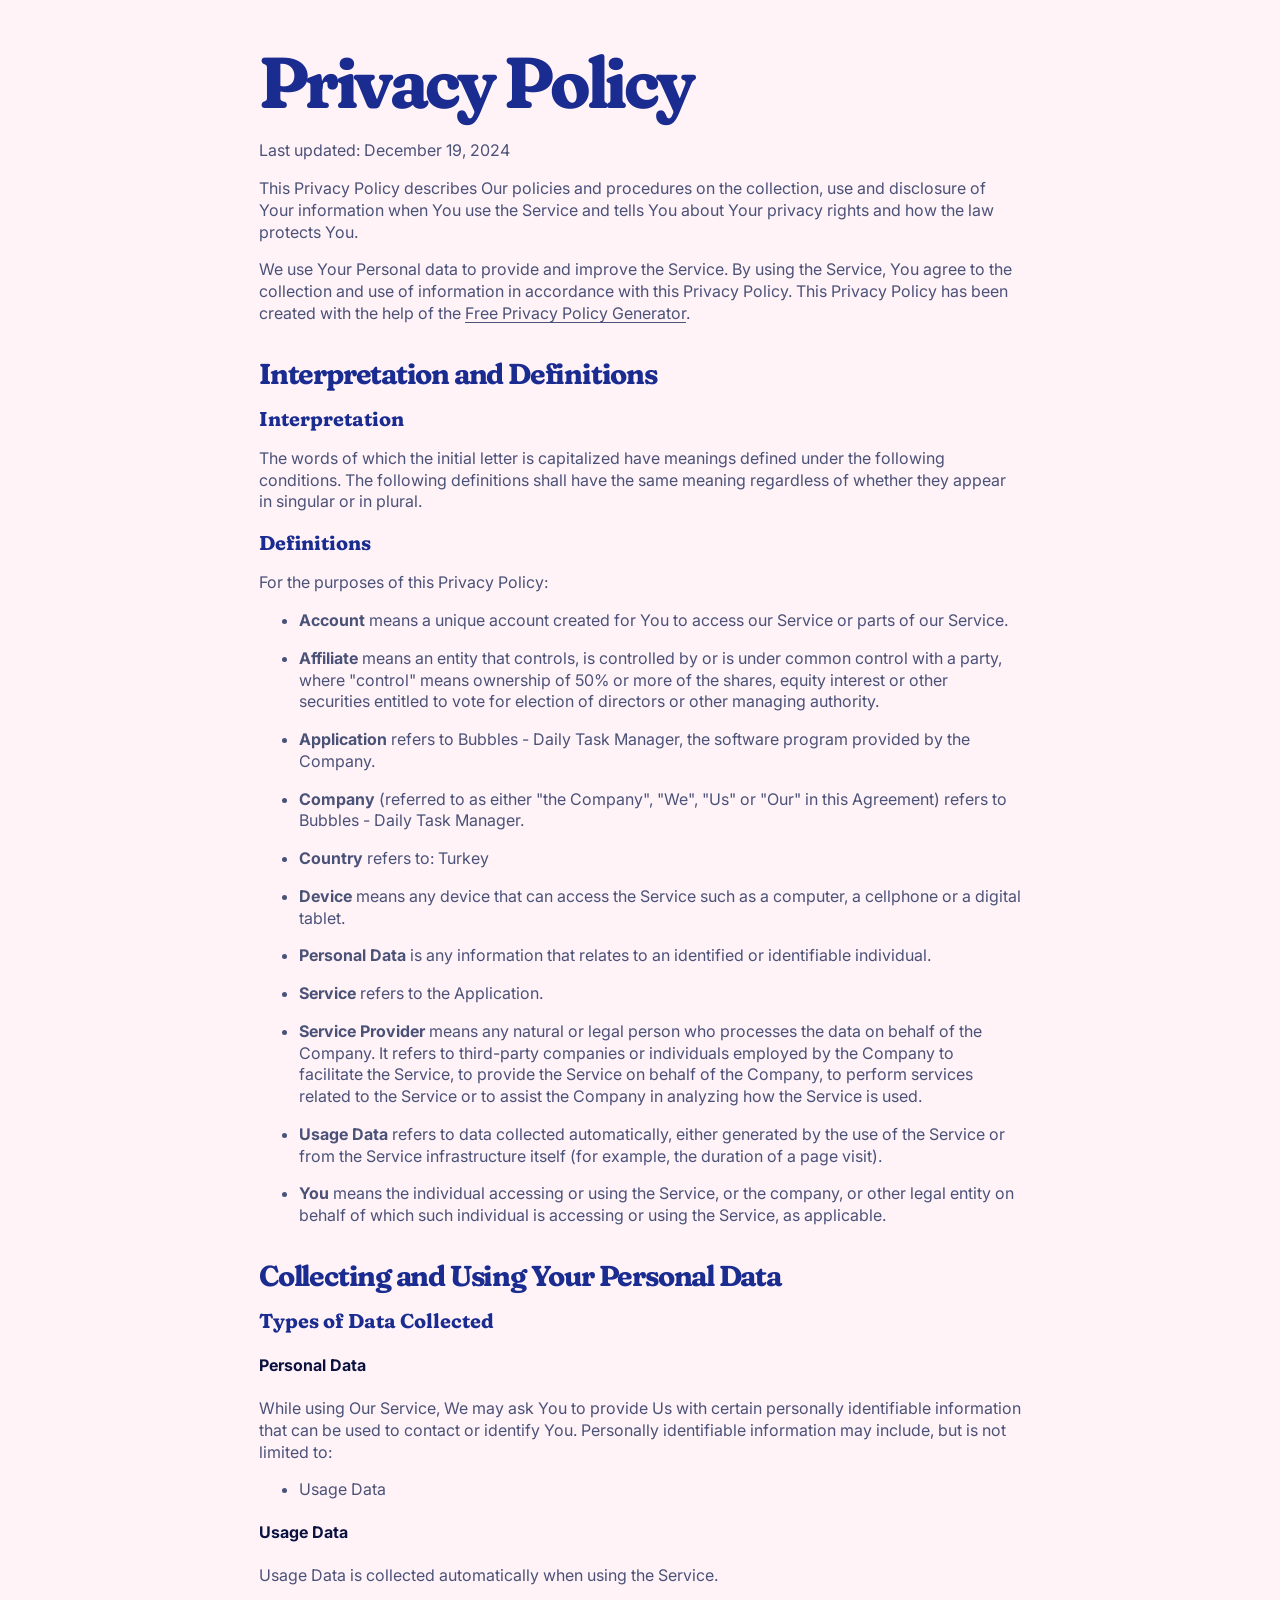
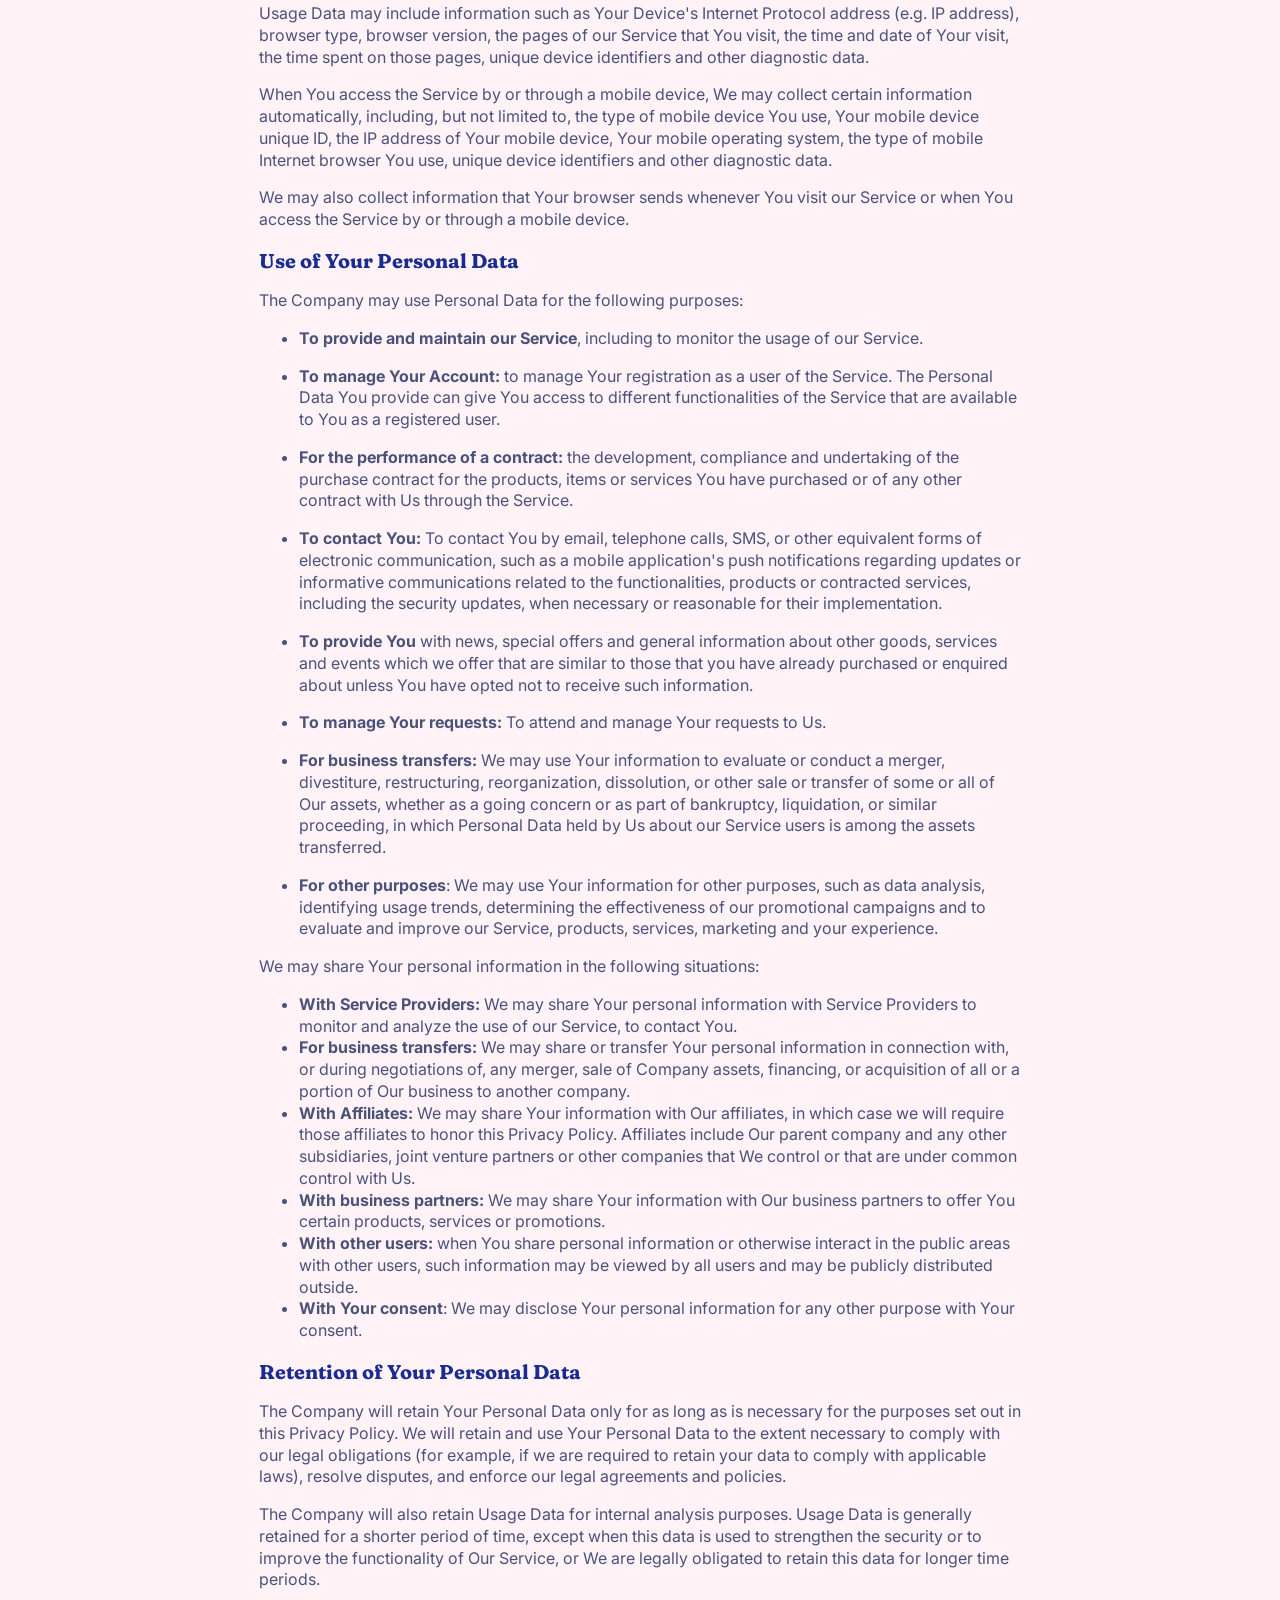
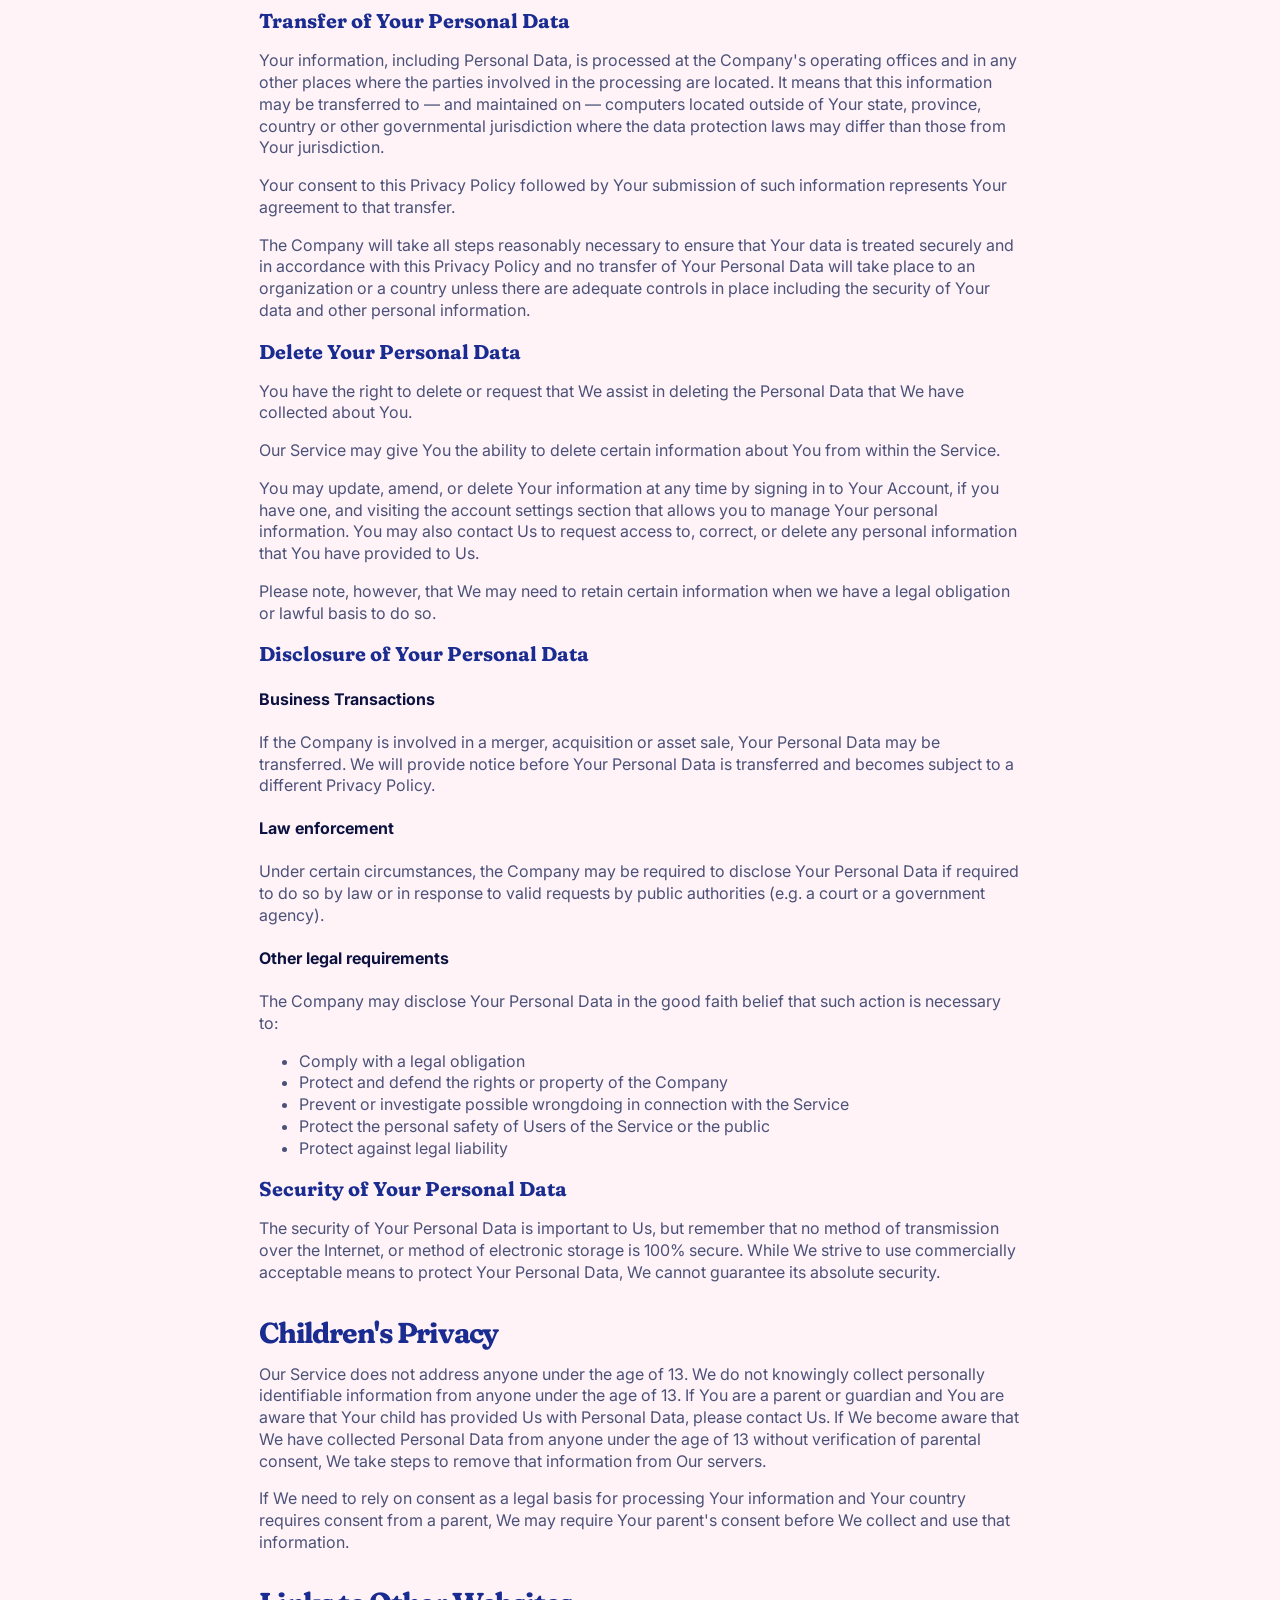
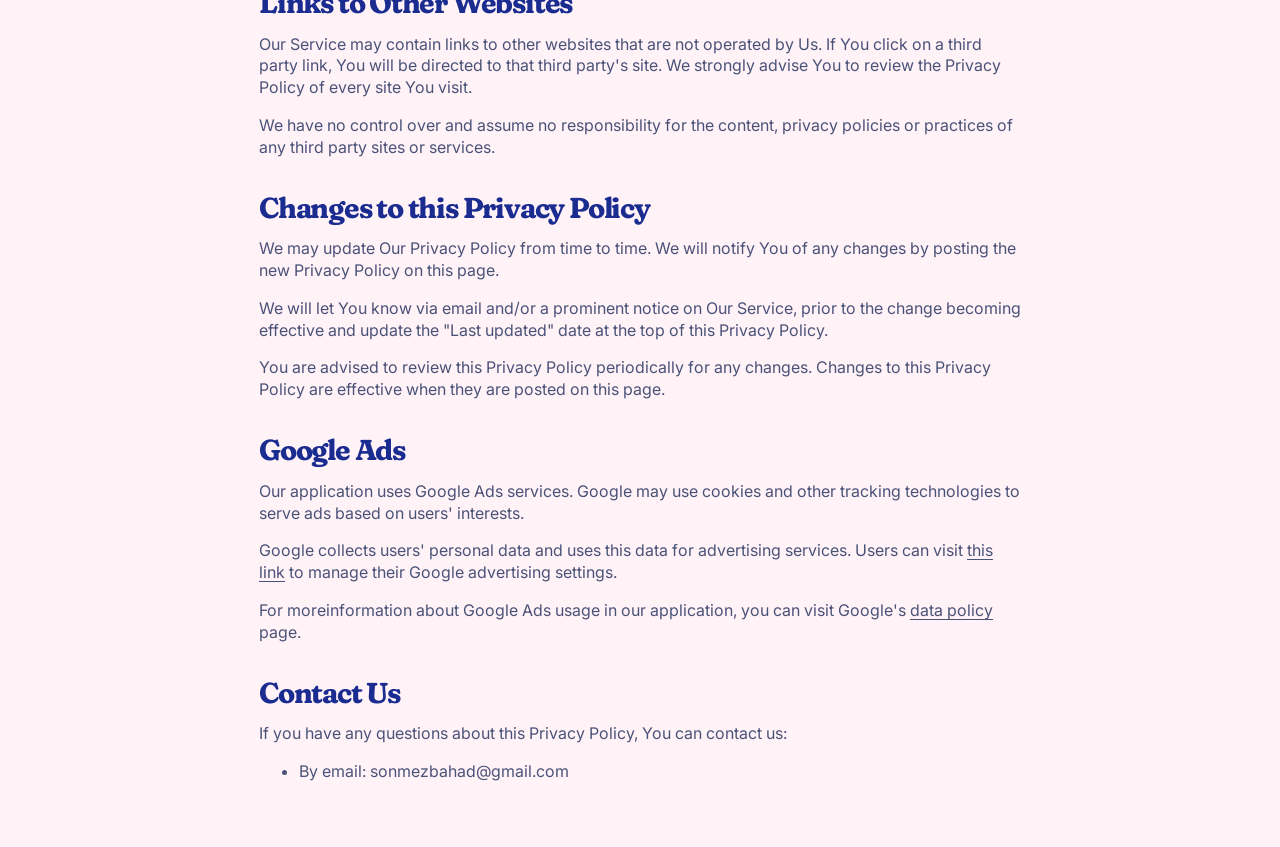
<file: legal/privacy_policy.html>
<!DOCTYPE html>
<html lang="en">
<head>
    <meta charset="UTF-8">
    <meta name="viewport" content="width=device-width, initial-scale=1.0">
    <title>Privacy Policy — Bubbles</title>
    <meta name="description" content="Privacy Policy for the Bubbles task manager app.">
    <link rel="canonical" href="https://bubbles.bahadirsonmez.com/legal/privacy_policy.html">
    <link rel="preconnect" href="https://fonts.googleapis.com"><link rel="preconnect" href="https://fonts.gstatic.com" crossorigin><link rel="stylesheet" href="https://fonts.googleapis.com/css2?family=Fraunces:ital,opsz,wght,SOFT,WONK@0,9..144,400..800,100,0&family=Inter:wght@400;600;700&display=swap"><link rel="stylesheet" href="/assets/site.css">
</head>
<body><main class="legal">
<h1>Privacy Policy</h1>
<p>Last updated: December 19, 2024</p>
<p>This Privacy Policy describes Our policies and procedures on the collection, use and disclosure of Your information when You use the Service and tells You about Your privacy rights and how the law protects You.</p>
<p>We use Your Personal data to provide and improve the Service. By using the Service, You agree to the collection and use of information in accordance with this Privacy Policy. This Privacy Policy has been created with the help of the <a href="https://www.freeprivacypolicy.com/free-privacy-policy-generator/" target="_blank">Free Privacy Policy Generator</a>.</p>
<h2>Interpretation and Definitions</h2>
<h3>Interpretation</h3>
<p>The words of which the initial letter is capitalized have meanings defined under the following conditions. The following definitions shall have the same meaning regardless of whether they appear in singular or in plural.</p>
<h3>Definitions</h3>
<p>For the purposes of this Privacy Policy:</p>
<ul>
<li>
<p><strong>Account</strong> means a unique account created for You to access our Service or parts of our Service.</p>
</li>
<li>
<p><strong>Affiliate</strong> means an entity that controls, is controlled by or is under common control with a party, where &quot;control&quot; means ownership of 50% or more of the shares, equity interest or other securities entitled to vote for election of directors or other managing authority.</p>
</li>
<li>
<p><strong>Application</strong> refers to Bubbles - Daily Task Manager, the software program provided by the Company.</p>
</li>
<li>
<p><strong>Company</strong> (referred to as either &quot;the Company&quot;, &quot;We&quot;, &quot;Us&quot; or &quot;Our&quot; in this Agreement) refers to Bubbles - Daily Task Manager.</p>
</li>
<li>
<p><strong>Country</strong> refers to:  Turkey</p>
</li>
<li>
<p><strong>Device</strong> means any device that can access the Service such as a computer, a cellphone or a digital tablet.</p>
</li>
<li>
<p><strong>Personal Data</strong> is any information that relates to an identified or identifiable individual.</p>
</li>
<li>
<p><strong>Service</strong> refers to the Application.</p>
</li>
<li>
<p><strong>Service Provider</strong> means any natural or legal person who processes the data on behalf of the Company. It refers to third-party companies or individuals employed by the Company to facilitate the Service, to provide the Service on behalf of the Company, to perform services related to the Service or to assist the Company in analyzing how the Service is used.</p>
</li>
<li>
<p><strong>Usage Data</strong> refers to data collected automatically, either generated by the use of the Service or from the Service infrastructure itself (for example, the duration of a page visit).</p>
</li>
<li>
<p><strong>You</strong> means the individual accessing or using the Service, or the company, or other legal entity on behalf of which such individual is accessing or using the Service, as applicable.</p>
</li>
</ul>
<h2>Collecting and Using Your Personal Data</h2>
<h3>Types of Data Collected</h3>
<h4>Personal Data</h4>
<p>While using Our Service, We may ask You to provide Us with certain personally identifiable information that can be used to contact or identify You. Personally identifiable information may include, but is not limited to:</p>
<ul>
<li>Usage Data</li>
</ul>
<h4>Usage Data</h4>
<p>Usage Data is collected automatically when using the Service.</p>
<p>Usage Data may include information such as Your Device's Internet Protocol address (e.g. IP address), browser type, browser version, the pages of our Service that You visit, the time and date of Your visit, the time spent on those pages, unique device identifiers and other diagnostic data.</p>
<p>When You access the Service by or through a mobile device, We may collect certain information automatically, including, but not limited to, the type of mobile device You use, Your mobile device unique ID, the IP address of Your mobile device, Your mobile operating system, the type of mobile Internet browser You use, unique device identifiers and other diagnostic data.</p>
<p>We may also collect information that Your browser sends whenever You visit our Service or when You access the Service by or through a mobile device.</p>
<h3>Use of Your Personal Data</h3>
<p>The Company may use Personal Data for the following purposes:</p>
<ul>
<li>
<p><strong>To provide and maintain our Service</strong>, including to monitor the usage of our Service.</p>
</li>
<li>
<p><strong>To manage Your Account:</strong> to manage Your registration as a user of the Service. The Personal Data You provide can give You access to different functionalities of the Service that are available to You as a registered user.</p>
</li>
<li>
<p><strong>For the performance of a contract:</strong> the development, compliance and undertaking of the purchase contract for the products, items or services You have purchased or of any other contract with Us through the Service.</p>
</li>
<li>
<p><strong>To contact You:</strong> To contact You by email, telephone calls, SMS, or other equivalent forms of electronic communication, such as a mobile application's push notifications regarding updates or informative communications related to the functionalities, products or contracted services, including the security updates, when necessary or reasonable for their implementation.</p>
</li>
<li>
<p><strong>To provide You</strong> with news, special offers and general information about other goods, services and events which we offer that are similar to those that you have already purchased or enquired about unless You have opted not to receive such information.</p>
</li>
<li>
<p><strong>To manage Your requests:</strong> To attend and manage Your requests to Us.</p>
</li>
<li>
<p><strong>For business transfers:</strong> We may use Your information to evaluate or conduct a merger, divestiture, restructuring, reorganization, dissolution, or other sale or transfer of some or all of Our assets, whether as a going concern or as part of bankruptcy, liquidation, or similar proceeding, in which Personal Data held by Us about our Service users is among the assets transferred.</p>
</li>
<li>
<p><strong>For other purposes</strong>: We may use Your information for other purposes, such as data analysis, identifying usage trends, determining the effectiveness of our promotional campaigns and to evaluate and improve our Service, products, services, marketing and your experience.</p>
</li>
</ul>
<p>We may share Your personal information in the following situations:</p>
<ul>
<li><strong>With Service Providers:</strong> We may share Your personal information with Service Providers to monitor and analyze the use of our Service,  to contact You.</li>
<li><strong>For business transfers:</strong> We may share or transfer Your personal information in connection with, or during negotiations of, any merger, sale of Company assets, financing, or acquisition of all or a portion of Our business to another company.</li>
<li><strong>With Affiliates:</strong> We may share Your information with Our affiliates, in which case we will require those affiliates to honor this Privacy Policy. Affiliates include Our parent company and any other subsidiaries, joint venture partners or other companies that We control or that are under common control with Us.</li>
<li><strong>With business partners:</strong> We may share Your information with Our business partners to offer You certain products, services or promotions.</li>
<li><strong>With other users:</strong> when You share personal information or otherwise interact in the public areas with other users, such information may be viewed by all users and may be publicly distributed outside.</li>
<li><strong>With Your consent</strong>: We may disclose Your personal information for any other purpose with Your consent.</li>
</ul>
<h3>Retention of Your Personal Data</h3>
<p>The Company will retain Your Personal Data only for as long as is necessary for the purposes set out in this Privacy Policy. We will retain and use Your Personal Data to the extent necessary to comply with our legal obligations (for example, if we are required to retain your data to comply with applicable laws), resolve disputes, and enforce our legal agreements and policies.</p>
<p>The Company will also retain Usage Data for internal analysis purposes. Usage Data is generally retained for a shorter period of time, except when this data is used to strengthen the security or to improve the functionality of Our Service, or We are legally obligated to retain this data for longer time periods.</p>
<h3>Transfer of Your Personal Data</h3>
<p>Your information, including Personal Data, is processed at the Company's operating offices and in any other places where the parties involved in the processing are located. It means that this information may be transferred to — and maintained on — computers located outside of Your state, province, country or other governmental jurisdiction where the data protection laws may differ than those from Your jurisdiction.</p>
<p>Your consent to this Privacy Policy followed by Your submission of such information represents Your agreement to that transfer.</p>
<p>The Company will take all steps reasonably necessary to ensure that Your data is treated securely and in accordance with this Privacy Policy and no transfer of Your Personal Data will take place to an organization or a country unless there are adequate controls in place including the security of Your data and other personal information.</p>
<h3>Delete Your Personal Data</h3>
<p>You have the right to delete or request that We assist in deleting the Personal Data that We have collected about You.</p>
<p>Our Service may give You the ability to delete certain information about You from within the Service.</p>
<p>You may update, amend, or delete Your information at any time by signing in to Your Account, if you have one, and visiting the account settings section that allows you to manage Your personal information. You may also contact Us to request access to, correct, or delete any personal information that You have provided to Us.</p>
<p>Please note, however, that We may need to retain certain information when we have a legal obligation or lawful basis to do so.</p>
<h3>Disclosure of Your Personal Data</h3>
<h4>Business Transactions</h4>
<p>If the Company is involved in a merger, acquisition or asset sale, Your Personal Data may be transferred. We will provide notice before Your Personal Data is transferred and becomes subject to a different Privacy Policy.</p>
<h4>Law enforcement</h4>
<p>Under certain circumstances, the Company may be required to disclose Your Personal Data if required to do so by law or in response to valid requests by public authorities (e.g. a court or a government agency).</p>
<h4>Other legal requirements</h4>
<p>The Company may disclose Your Personal Data in the good faith belief that such action is necessary to:</p>
<ul>
<li>Comply with a legal obligation</li>
<li>Protect and defend the rights or property of the Company</li>
<li>Prevent or investigate possible wrongdoing in connection with the Service</li>
<li>Protect the personal safety of Users of the Service or the public</li>
<li>Protect against legal liability</li>
</ul>
<h3>Security of Your Personal Data</h3>
<p>The security of Your Personal Data is important to Us, but remember that no method of transmission over the Internet, or method of electronic storage is 100% secure. While We strive to use commercially acceptable means to protect Your Personal Data, We cannot guarantee its absolute security.</p>
<h2>Children's Privacy</h2>
<p>Our Service does not address anyone under the age of 13. We do not knowingly collect personally identifiable information from anyone under the age of 13. If You are a parent or guardian and You are aware that Your child has provided Us with Personal Data, please contact Us. If We become aware that We have collected Personal Data from anyone under the age of 13 without verification of parental consent, We take steps to remove that information from Our servers.</p>
<p>If We need to rely on consent as a legal basis for processing Your information and Your country requires consent from a parent, We may require Your parent's consent before We collect and use that information.</p>
<h2>Links to Other Websites</h2>
<p>Our Service may contain links to other websites that are not operated by Us. If You click on a third party link, You will be directed to that third party's site. We strongly advise You to review the Privacy Policy of every site You visit.</p>
<p>We have no control over and assume no responsibility for the content, privacy policies or practices of any third party sites or services.</p>
<h2>Changes to this Privacy Policy</h2>
<p>We may update Our Privacy Policy from time to time. We will notify You of any changes by posting the new Privacy Policy on this page.</p>
<p>We will let You know via email and/or a prominent notice on Our Service, prior to the change becoming effective and update the &quot;Last updated&quot; date at the top of this Privacy Policy.</p>
<p>You are advised to review this Privacy Policy periodically for any changes. Changes to this Privacy Policy are effective when they are posted on this page.</p>
<h2>Google Ads</h2>
<p>Our application uses Google Ads services. Google may use cookies and other tracking technologies to serve ads based on users' interests.</p>
<p>Google collects users' personal data and uses this data for advertising services. Users can visit <a href="https://adssettings.google.com/authenticated" target="_blank">this link</a> to manage their Google advertising settings.</p> <p>For moreinformation about Google Ads usage in our application, you can visit Google's <a href="https://policies.google.com/technologies/partner-sites" target="_blank">data policy</a> page.</p>
<h2>Contact Us</h2>
<p>If you have any questions about this Privacy Policy, You can contact us:</p>
<ul>
<li>By email: sonmezbahad@gmail.com</li>
</ul>
</main></body>
</html>
</file>
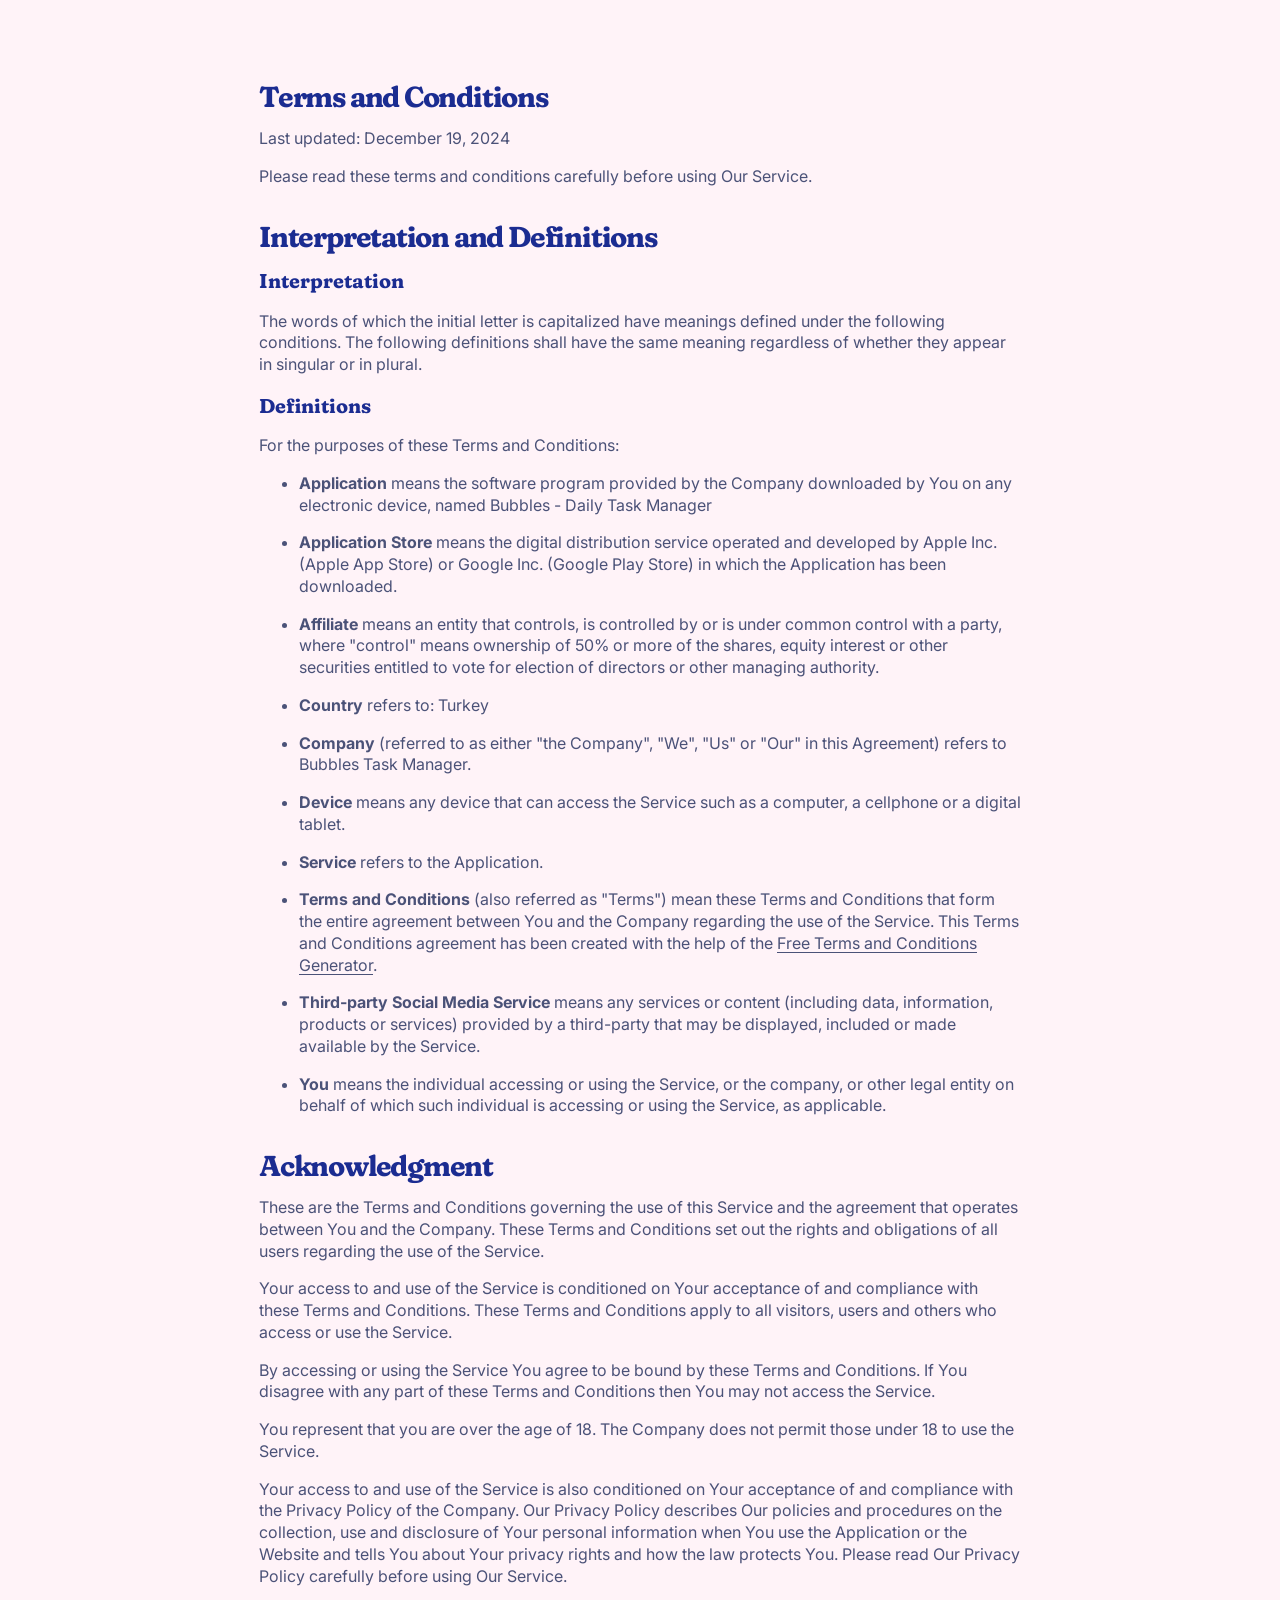
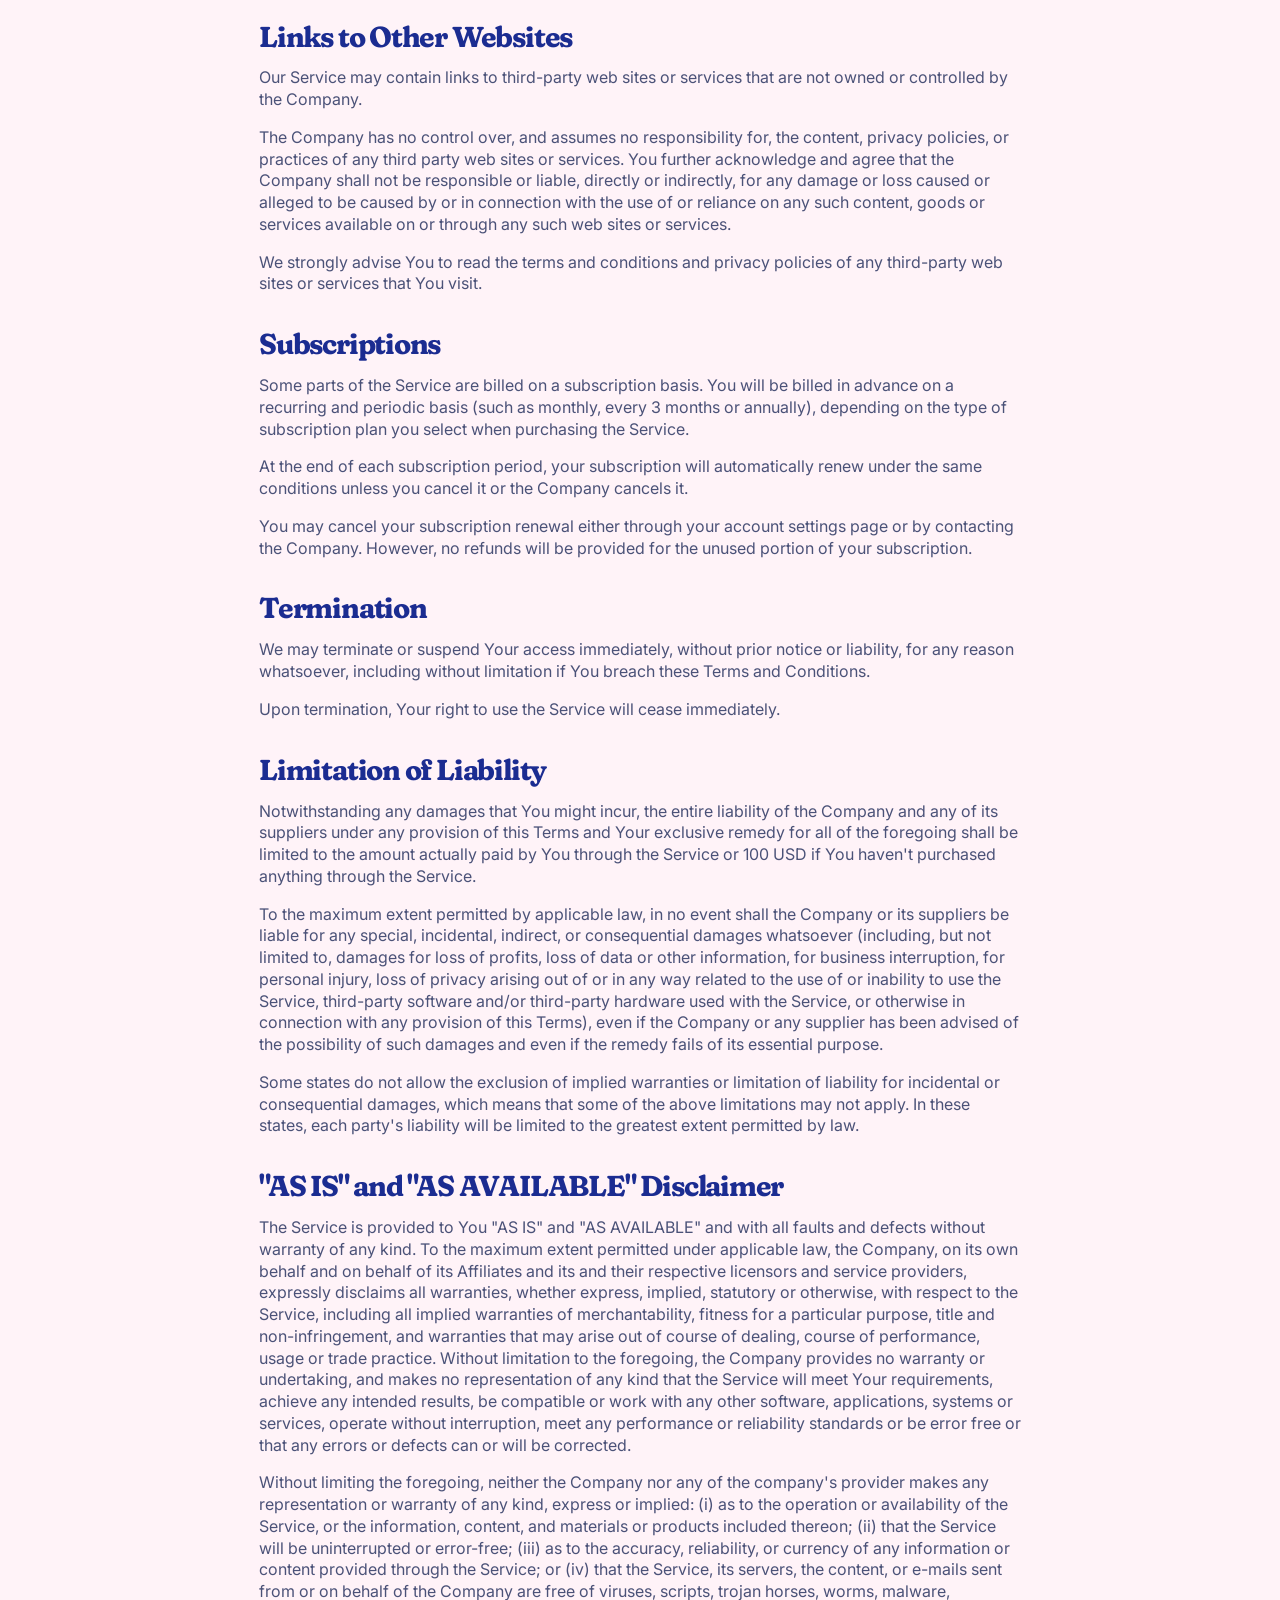
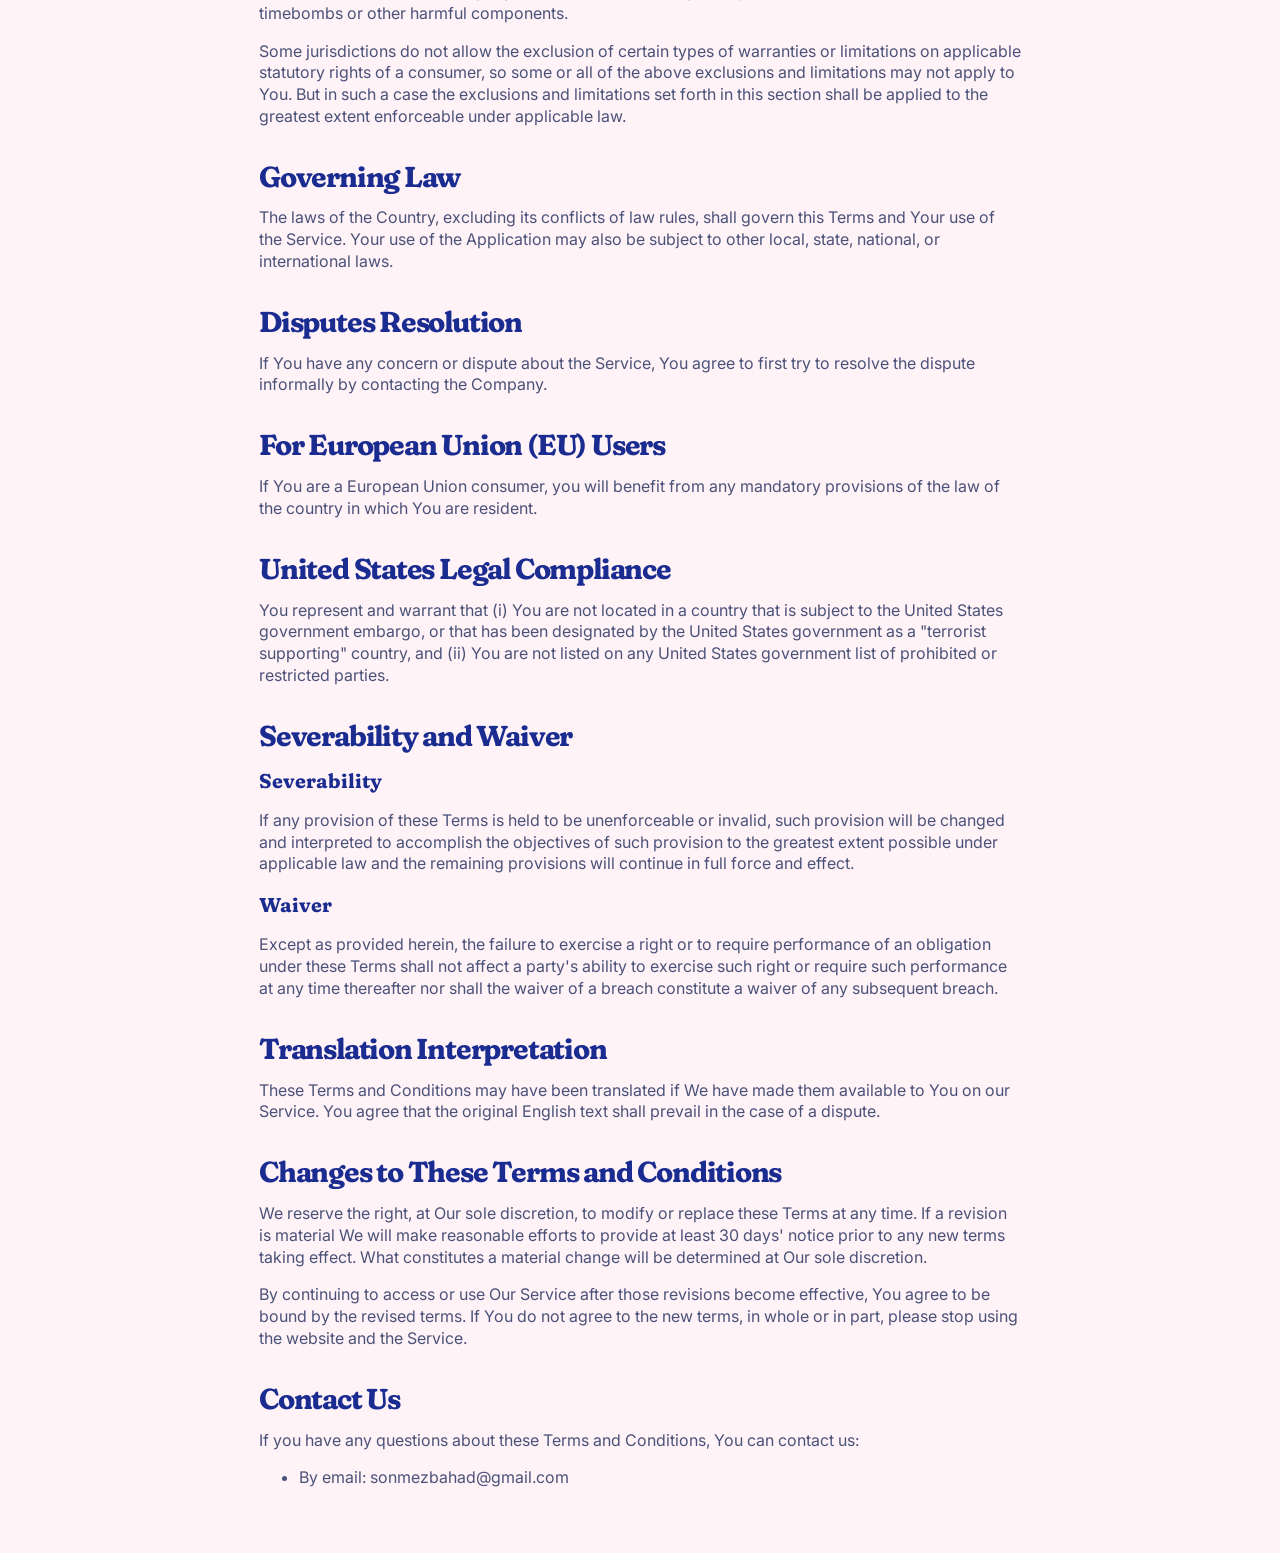
<file: legal/terms_and_conditions.html>
<!DOCTYPE html>
<html lang="en">
<head>
    <meta charset="UTF-8">
    <meta name="viewport" content="width=device-width, initial-scale=1.0">
    <title>Terms and Conditions — Bubbles</title>
    <meta name="description" content="Terms and Conditions for the Bubbles task manager app.">
    <link rel="canonical" href="https://bubbles.bahadirsonmez.com/legal/terms_and_conditions.html">
    <link rel="preconnect" href="https://fonts.googleapis.com"><link rel="preconnect" href="https://fonts.gstatic.com" crossorigin><link rel="stylesheet" href="https://fonts.googleapis.com/css2?family=Fraunces:ital,opsz,wght,SOFT,WONK@0,9..144,400..800,100,0&family=Inter:wght@400;600;700&display=swap"><link rel="stylesheet" href="/assets/site.css">
</head>
<body><main class="legal">
<h2>Terms and Conditions</h2>
<p>Last updated: December 19, 2024</p>
<p>Please read these terms and conditions carefully before using Our Service.</p>
<h2>Interpretation and Definitions</h2>
<h3>Interpretation</h3>
<p>The words of which the initial letter is capitalized have meanings defined under the following conditions. The following definitions shall have the same meaning regardless of whether they appear in singular or in plural.</p>
<h3>Definitions</h3>
<p>For the purposes of these Terms and Conditions:</p>
<ul>
<li>
<p><strong>Application</strong> means the software program provided by the Company downloaded by You on any electronic device, named Bubbles - Daily Task Manager</p>
</li>
<li>
<p><strong>Application Store</strong> means the digital distribution service operated and developed by Apple Inc. (Apple App Store) or Google Inc. (Google Play Store) in which the Application has been downloaded.</p>
</li>
<li>
<p><strong>Affiliate</strong> means an entity that controls, is controlled by or is under common control with a party, where &quot;control&quot; means ownership of 50% or more of the shares, equity interest or other securities entitled to vote for election of directors or other managing authority.</p>
</li>
<li>
<p><strong>Country</strong> refers to:  Turkey</p>
</li>
<li>
<p><strong>Company</strong> (referred to as either &quot;the Company&quot;, &quot;We&quot;, &quot;Us&quot; or &quot;Our&quot; in this Agreement) refers to Bubbles Task Manager.</p>
</li>
<li>
<p><strong>Device</strong> means any device that can access the Service such as a computer, a cellphone or a digital tablet.</p>
</li>
<li>
<p><strong>Service</strong> refers to the Application.</p>
</li>
<li>
<p><strong>Terms and Conditions</strong> (also referred as &quot;Terms&quot;) mean these Terms and Conditions that form the entire agreement between You and the Company regarding the use of the Service. This Terms and Conditions agreement has been created with the help of the <a href="https://www.freeprivacypolicy.com/free-terms-and-conditions-generator/" target="_blank">Free Terms and Conditions Generator</a>.</p>
</li>
<li>
<p><strong>Third-party Social Media Service</strong> means any services or content (including data, information, products or services) provided by a third-party that may be displayed, included or made available by the Service.</p>
</li>
<li>
<p><strong>You</strong> means the individual accessing or using the Service, or the company, or other legal entity on behalf of which such individual is accessing or using the Service, as applicable.</p>
</li>
</ul>
<h2>Acknowledgment</h2>
<p>These are the Terms and Conditions governing the use of this Service and the agreement that operates between You and the Company. These Terms and Conditions set out the rights and obligations of all users regarding the use of the Service.</p>
<p>Your access to and use of the Service is conditioned on Your acceptance of and compliance with these Terms and Conditions. These Terms and Conditions apply to all visitors, users and others who access or use the Service.</p>
<p>By accessing or using the Service You agree to be bound by these Terms and Conditions. If You disagree with any part of these Terms and Conditions then You may not access the Service.</p>
<p>You represent that you are over the age of 18. The Company does not permit those under 18 to use the Service.</p>
<p>Your access to and use of the Service is also conditioned on Your acceptance of and compliance with the Privacy Policy of the Company. Our Privacy Policy describes Our policies and procedures on the collection, use and disclosure of Your personal information when You use the Application or the Website and tells You about Your privacy rights and how the law protects You. Please read Our Privacy Policy carefully before using Our Service.</p>
<h2>Links to Other Websites</h2>
<p>Our Service may contain links to third-party web sites or services that are not owned or controlled by the Company.</p>
<p>The Company has no control over, and assumes no responsibility for, the content, privacy policies, or practices of any third party web sites or services. You further acknowledge and agree that the Company shall not be responsible or liable, directly or indirectly, for any damage or loss caused or alleged to be caused by or in connection with the use of or reliance on any such content, goods or services available on or through any such web sites or services.</p>
<p>We strongly advise You to read the terms and conditions and privacy policies of any third-party web sites or services that You visit.</p>
<h2>Subscriptions</h2>
<p>Some parts of the Service are billed on a subscription basis. You will be billed in advance on a recurring and periodic basis (such as monthly, every 3 months or annually), depending on the type of subscription plan you select when purchasing the Service.</p>
<p>At the end of each subscription period, your subscription will automatically renew under the same conditions unless you cancel it or the Company cancels it.</p>
<p>You may cancel your subscription renewal either through your account settings page or by contacting the Company. However, no refunds will be provided for the unused portion of your subscription.</p>
<h2>Termination</h2>
<p>We may terminate or suspend Your access immediately, without prior notice or liability, for any reason whatsoever, including without limitation if You breach these Terms and Conditions.</p>
<p>Upon termination, Your right to use the Service will cease immediately.</p>
<h2>Limitation of Liability</h2>
<p>Notwithstanding any damages that You might incur, the entire liability of the Company and any of its suppliers under any provision of this Terms and Your exclusive remedy for all of the foregoing shall be limited to the amount actually paid by You through the Service or 100 USD if You haven't purchased anything through the Service.</p>
<p>To the maximum extent permitted by applicable law, in no event shall the Company or its suppliers be liable for any special, incidental, indirect, or consequential damages whatsoever (including, but not limited to, damages for loss of profits, loss of data or other information, for business interruption, for personal injury, loss of privacy arising out of or in any way related to the use of or inability to use the Service, third-party software and/or third-party hardware used with the Service, or otherwise in connection with any provision of this Terms), even if the Company or any supplier has been advised of the possibility of such damages and even if the remedy fails of its essential purpose.</p>
<p>Some states do not allow the exclusion of implied warranties or limitation of liability for incidental or consequential damages, which means that some of the above limitations may not apply. In these states, each party's liability will be limited to the greatest extent permitted by law.</p>
<h2>&quot;AS IS&quot; and &quot;AS AVAILABLE&quot; Disclaimer</h2>
<p>The Service is provided to You &quot;AS IS&quot; and &quot;AS AVAILABLE&quot; and with all faults and defects without warranty of any kind. To the maximum extent permitted under applicable law, the Company, on its own behalf and on behalf of its Affiliates and its and their respective licensors and service providers, expressly disclaims all warranties, whether express, implied, statutory or otherwise, with respect to the Service, including all implied warranties of merchantability, fitness for a particular purpose, title and non-infringement, and warranties that may arise out of course of dealing, course of performance, usage or trade practice. Without limitation to the foregoing, the Company provides no warranty or undertaking, and makes no representation of any kind that the Service will meet Your requirements, achieve any intended results, be compatible or work with any other software, applications, systems or services, operate without interruption, meet any performance or reliability standards or be error free or that any errors or defects can or will be corrected.</p>
<p>Without limiting the foregoing, neither the Company nor any of the company's provider makes any representation or warranty of any kind, express or implied: (i) as to the operation or availability of the Service, or the information, content, and materials or products included thereon; (ii) that the Service will be uninterrupted or error-free; (iii) as to the accuracy, reliability, or currency of any information or content provided through the Service; or (iv) that the Service, its servers, the content, or e-mails sent from or on behalf of the Company are free of viruses, scripts, trojan horses, worms, malware, timebombs or other harmful components.</p>
<p>Some jurisdictions do not allow the exclusion of certain types of warranties or limitations on applicable statutory rights of a consumer, so some or all of the above exclusions and limitations may not apply to You. But in such a case the exclusions and limitations set forth in this section shall be applied to the greatest extent enforceable under applicable law.</p>
<h2>Governing Law</h2>
<p>The laws of the Country, excluding its conflicts of law rules, shall govern this Terms and Your use of the Service. Your use of the Application may also be subject to other local, state, national, or international laws.</p>
<h2>Disputes Resolution</h2>
<p>If You have any concern or dispute about the Service, You agree to first try to resolve the dispute informally by contacting the Company.</p>
<h2>For European Union (EU) Users</h2>
<p>If You are a European Union consumer, you will benefit from any mandatory provisions of the law of the country in which You are resident.</p>
<h2>United States Legal Compliance</h2>
<p>You represent and warrant that (i) You are not located in a country that is subject to the United States government embargo, or that has been designated by the United States government as a &quot;terrorist supporting&quot; country, and (ii) You are not listed on any United States government list of prohibited or restricted parties.</p>
<h2>Severability and Waiver</h2>
<h3>Severability</h3>
<p>If any provision of these Terms is held to be unenforceable or invalid, such provision will be changed and interpreted to accomplish the objectives of such provision to the greatest extent possible under applicable law and the remaining provisions will continue in full force and effect.</p>
<h3>Waiver</h3>
<p>Except as provided herein, the failure to exercise a right or to require performance of an obligation under these Terms shall not affect a party's ability to exercise such right or require such performance at any time thereafter nor shall the waiver of a breach constitute a waiver of any subsequent breach.</p>
<h2>Translation Interpretation</h2>
<p>These Terms and Conditions may have been translated if We have made them available to You on our Service.
You agree that the original English text shall prevail in the case of a dispute.</p>
<h2>Changes to These Terms and Conditions</h2>
<p>We reserve the right, at Our sole discretion, to modify or replace these Terms at any time. If a revision is material We will make reasonable efforts to provide at least 30 days' notice prior to any new terms taking effect. What constitutes a material change will be determined at Our sole discretion.</p>
<p>By continuing to access or use Our Service after those revisions become effective, You agree to be bound by the revised terms. If You do not agree to the new terms, in whole or in part, please stop using the website and the Service.</p>
<h2>Contact Us</h2>
<p>If you have any questions about these Terms and Conditions, You can contact us:</p>
<ul>
<li>By email: sonmezbahad@gmail.com</li>
</ul>
</main></body>
</html>
</file>
<file: assets/site.css>
/* Bubbles — Handsome Frank-inspired layout (hairline frames, flat colour blocks, pill buttons)
   painted with Bubbles' palette: deep ultramarine, bubble blue, candy pink, butter yellow, soft blush paper. */
:root{
  --deep:#1b2c91;--blue:#3850e0;--pink:#e986a2;--hot:#d6336c;--yellow:#ffcb77;--paper:#fff3f8;--ink:#0b1240;--white:#fff;--sky:#cfeefc;--slate:#4b5278;
  --serif:"Fraunces","Playfair Display",Georgia,"Times New Roman",serif;
  --sans:"Inter",ui-sans-serif,-apple-system,BlinkMacSystemFont,"Segoe UI",sans-serif;
  --ease:cubic-bezier(.65,.05,.36,1);--bounce:cubic-bezier(.23,.82,.6,2);--t:.26s;
  --gutter:clamp(1.25rem,4vw,2.75rem);--max:1200px;
  --side:max(var(--gutter),calc((100vw - var(--max))/2 + var(--gutter)));
  color-scheme:light;
}
*{box-sizing:border-box}
html{scroll-behavior:smooth}
body{margin:0;background:var(--paper);color:var(--ink);font:16px/1.36 var(--sans);-webkit-font-smoothing:antialiased}
body.nav-locked{overflow:hidden}
img{max-width:100%;height:auto}
a{color:inherit}
h1,h2,h3{font-family:var(--serif);font-weight:700;font-variation-settings:"SOFT" 100,"WONK" 0;color:var(--deep);margin:0 0 1rem}
:focus-visible{outline:2px solid var(--hot);outline-offset:3px}
.sr-only{position:absolute;width:1px;height:1px;padding:0;margin:-1px;overflow:hidden;clip:rect(0,0,0,0);white-space:nowrap;border:0}
.skip{position:fixed;top:-5rem;left:1rem;background:var(--yellow);color:#000;padding:.8rem 1rem;z-index:300;font-weight:700}
.skip:focus{top:1rem}

/* ---------- Header ---------- */
body>header{position:fixed;z-index:200;top:0;left:0;width:100%;height:104px;padding:24px var(--gutter) 0;display:flex;align-items:flex-start;justify-content:space-between;pointer-events:none;color:var(--white);transition:color var(--t) var(--ease)}
body>header>*{pointer-events:auto}
body>header.on-light,body>header.nav-open{color:var(--deep)}
body>header.on-light:not(.nav-open){background:linear-gradient(var(--paper) 55%,rgba(255,243,248,0))}
.logo{display:flex;align-items:center;gap:.65rem;text-decoration:none;font-family:var(--serif);font-size:1.5rem;letter-spacing:-.04em;line-height:1;transition:transform var(--t) var(--ease)}
.logo strong{font-weight:700}
.logo:hover{transform:scale(1.05) rotate(-1.5deg)}
.logo img{border-radius:50%;width:44px;height:44px;border:1.5px solid var(--ink);transition:transform .6s var(--bounce)}
.logo:hover img{transform:rotate(25deg) scale(1.12)}
.nav-toggle{position:relative;width:42px;height:42px;padding:0;border:0;background:none;cursor:pointer;z-index:2}
.nav-toggle:before{content:"";position:absolute;inset:0;border-radius:50%;background:var(--yellow);transition:transform var(--t) var(--bounce)}
.nav-toggle:hover:before,.nav-toggle:focus-visible:before{transform:scale(1.18)}
.nav-toggle span:not(.sr-only){position:absolute;left:12px;width:18px;height:2px;background:var(--ink);transform-origin:center;transition:transform .36s var(--ease)}
.nav-toggle span:nth-child(2){top:16px}.nav-toggle span:nth-child(3){top:24px}
.nav-toggle[aria-expanded=true] span:nth-child(2){transform:translateY(4px) rotate(45deg)}
.nav-toggle[aria-expanded=true] span:nth-child(3){transform:translateY(-4px) rotate(-45deg)}
body>header nav{position:fixed;inset:0;height:100vh;z-index:-1;background:var(--sky);display:flex;flex-direction:column;justify-content:center;align-items:center;gap:.4rem;opacity:0;visibility:hidden;transform:scale(1.04);transition:opacity .3s var(--ease),transform .4s var(--ease),visibility 0s .4s}
body>header nav.open{opacity:1;visibility:visible;transform:none;transition-delay:0s}
body>header nav a{font-family:var(--serif);font-weight:700;font-size:clamp(2.6rem,8vw,5.5rem);line-height:1.02;letter-spacing:-.045em;text-decoration:none;color:var(--deep);opacity:0;transform:translateY(24px);transition:opacity .4s var(--ease),transform .5s var(--ease),color .2s}
body>header nav.open a{opacity:1;transform:none}
body>header nav.open a:nth-child(1){transition-delay:.08s}body>header nav.open a:nth-child(2){transition-delay:.14s}body>header nav.open a:nth-child(3){transition-delay:.2s}body>header nav.open a:nth-child(4){transition-delay:.26s}
body>header nav a:hover{color:var(--hot)}
body>header nav a.pill{font-family:var(--sans);font-size:1rem;letter-spacing:0;margin-top:1.5rem;padding:.95rem 2.2rem;background:var(--pink);color:var(--ink)}

/* ---------- Buttons ---------- */
.pill{display:inline-flex;justify-content:center;align-items:center;border:1.5px solid var(--ink);border-radius:30px;padding:.9rem 2rem;font-weight:700;text-decoration:none;background:var(--white);color:var(--ink);transition:transform var(--t) var(--bounce),background-color var(--t)}
.pill:hover{transform:scale(1.06)}
.primary{background:var(--pink);color:var(--ink)}
.hero .primary{background:var(--yellow)}
.actions>a:not(.pill){font-weight:400;text-decoration:none;border-bottom:2px solid currentColor;padding-bottom:2px;transition:color .2s}

/* ---------- Hero ---------- */
.hero{position:relative;min-height:100svh;padding:8.5rem var(--side) 5rem;background:var(--deep);color:var(--white);display:grid;grid-template-columns:1.05fr .95fr;gap:3rem;align-items:center;overflow:hidden}
.hero>div:first-child{position:relative;z-index:1}
.tag{display:inline-block;margin:0 0 1.4rem;background:var(--yellow);color:#000;padding:.3rem .6rem;font-size:.75rem;font-weight:700;letter-spacing:.06em;text-transform:uppercase}
h1{font-size:clamp(3rem,7.2vw,88px);line-height:.95;letter-spacing:-.05em;color:var(--white);margin-bottom:1.5rem}
h1 em{display:block;font-style:normal;color:#ff9cc2}
.intro{font-family:var(--serif);font-size:clamp(1.15rem,2vw,1.375rem);line-height:1.36;letter-spacing:-.018em;max-width:34rem;margin:0;color:rgba(255,255,255,.9)}
.actions{display:flex;align-items:center;gap:1.5rem;flex-wrap:wrap;margin:2.2rem 0 0}
.hero .actions>a:not(.pill){color:#9fe6fb}
.hero .actions>a:not(.pill):hover{color:var(--white)}
.note{font-family:ui-monospace,"SFMono-Regular",Menlo,monospace;font-size:.78rem;margin:1.4rem 0 0;color:rgba(255,255,255,.75)}
.art{position:relative;text-align:center;min-height:640px;display:flex;justify-content:center;align-items:center}
.art img,.art video{position:relative;z-index:1;width:min(340px,78vw);height:auto;border:4px solid var(--ink);border-radius:36px;transform:rotate(3deg);transition:transform .6s var(--bounce);background:var(--white)}
.art:hover img,.art:hover video{transform:rotate(-1deg) scale(1.03)}
.art video{display:block;aspect-ratio:59/120;object-fit:cover}
/* glossy bubbles float behind and in front of the phone */
.bubble{position:absolute;border-radius:50%;border:1px solid rgba(255,255,255,.35);box-shadow:inset 18px 22px 28px rgba(255,255,255,.65),inset -18px -22px 30px rgba(56,80,224,.18),0 12px 28px rgba(0,0,0,.25);animation:float 6s var(--ease) infinite alternate}
.b1{width:180px;height:180px;background:linear-gradient(145deg,rgba(255,174,208,.92),rgba(233,134,162,.7));left:-2%;top:10%;z-index:2}
.b2{width:130px;height:130px;background:linear-gradient(145deg,rgba(255,239,187,.95),rgba(255,203,119,.75));right:0;bottom:6%;z-index:2;animation-duration:7.5s;animation-delay:-2s}
.b3{width:80px;height:80px;background:linear-gradient(145deg,rgba(183,232,255,.95),rgba(56,80,224,.7));right:8%;top:2%;z-index:2;animation-duration:5s;animation-delay:-1s}
@keyframes float{from{transform:translate3d(0,0,0) scale(1)}to{transform:translate3d(0,-22px,0) scale(1.06)}}
.js .hero>div:first-child>*{opacity:0;transform:translateY(36px);animation:rise .9s var(--ease) forwards}
.js .hero>div:first-child>:nth-child(1){animation-delay:.1s}.js .hero>div:first-child>:nth-child(2){animation-delay:.22s}.js .hero>div:first-child>:nth-child(3){animation-delay:.4s}.js .hero>div:first-child>:nth-child(4){animation-delay:.55s}.js .hero>div:first-child>:nth-child(5){animation-delay:.68s}
.js .art{opacity:0;transform:translateY(40px);animation:rise 1s var(--ease) .35s forwards}
@keyframes rise{to{opacity:1;transform:none}}

/* ---------- Sections ---------- */
.section{padding:clamp(4rem,8vw,5rem) var(--side)}
.section>.tag{display:table;margin-left:auto;margin-right:auto}
.section>h2{text-align:center;margin-inline:auto}
h2{font-size:clamp(2.2rem,5.5vw,54px);line-height:1;letter-spacing:-.042em;max-width:820px}
.section p:not(.tag){font-family:var(--serif);font-size:1.375rem;line-height:1.36;letter-spacing:-.018em;color:var(--slate)}
.section>p:not(.tag){max-width:560px;margin-inline:auto;text-align:center}

.cards{display:grid;grid-template-columns:repeat(3,1fr);gap:24px;margin-top:3rem}
.cards article{min-height:340px;padding:24px;display:flex;flex-direction:column;border:1.5px solid var(--ink);background:var(--blue);color:var(--white);transition:transform .35s var(--bounce)}
.cards article:nth-child(2){background:var(--pink);color:var(--ink)}
.cards article:nth-child(3){background:var(--yellow);color:var(--ink)}
.cards article:hover{transform:translateY(-6px) rotate(-.6deg)}
.cards b{align-self:flex-start;background:var(--white);color:#000;border:1.5px solid var(--ink);border-radius:30px;padding:.35rem 1rem;font-size:.875rem}
.cards h3{font-size:clamp(1.8rem,3vw,32px);line-height:1.1;letter-spacing:-.023em;color:inherit;margin:auto 0 .6rem}
.cards p,.section .cards p{margin:0;font-family:var(--sans);font-size:1rem;line-height:1.36;letter-spacing:0;color:inherit}

/* screenshot rails */
.screens{background:var(--white);border-block:1.5px solid var(--ink);padding-inline:0;overflow:hidden}
.screens-intro{padding-inline:var(--side);max-width:none;margin:0 auto 3rem;text-align:center}
.screens-intro>.tag{display:inline-block}
.screens-intro h2{margin-inline:auto}
.screens-intro>p:last-child{max-width:560px;margin:0 auto}
.showcase{margin-top:2.5rem}
.showcase-heading{display:flex;align-items:baseline;gap:.8rem;padding-inline:var(--side);margin-bottom:.5rem}
.showcase-heading h3{font-size:1.4rem;margin:0}
.showcase-heading span{background:var(--yellow);color:#000;font-size:.72rem;font-weight:700;padding:.2rem .5rem}
.screenshot-track{display:flex;overflow-x:auto;overscroll-behavior-inline:contain;scrollbar-width:none;cursor:grab;touch-action:pan-y pinch-zoom;outline:none;padding:0 var(--side);-webkit-overflow-scrolling:touch}
.screenshot-track::-webkit-scrollbar{display:none}
.screenshot-track:active{cursor:grabbing}
.screenshot-track:focus-visible{box-shadow:inset 0 0 0 3px var(--hot)}
.screenshot-set{display:flex;width:max-content;flex:none;gap:24px;padding:.8rem 24px 1.6rem 0}
.screenshot-set img{display:block;width:clamp(190px,22vw,270px);height:auto;border:1.5px solid var(--ink);flex:none;user-select:none;-webkit-user-drag:none}
.ipad-showcase .screenshot-set img{width:clamp(310px,42vw,520px)}

.marquee{background:var(--ink);color:var(--yellow);border-bottom:1.5px solid var(--ink);padding:1.2rem var(--gutter);display:flex;gap:clamp(1.5rem,5vw,4rem);justify-content:center;flex-wrap:wrap;font-weight:700}
.marquee span{transition:color .2s,transform var(--t) var(--bounce)}
.marquee span:hover{color:var(--white);transform:translateY(-3px) rotate(-2deg)}

.support{display:flex;flex-direction:column;align-items:center;text-align:center;gap:2rem;padding-top:clamp(5rem,9vw,7rem);padding-bottom:clamp(5rem,9vw,7rem)}
.support>div{max-width:740px}
.support .tag{display:inline-block}
.support h2{font-size:clamp(3rem,8vw,88px);line-height:.95;letter-spacing:-.05em;color:var(--hot);margin-inline:auto}
.support p:not(.tag){text-align:center}
.support .pill{font-size:1.2rem}

footer{background:var(--ink);color:var(--white);padding:2.6rem var(--side);display:grid;grid-template-columns:1fr auto auto;gap:1.5rem 3rem;align-items:center;font-size:.875rem}
footer .logo{color:var(--white);font-size:1.3rem}
footer .logo img{width:36px;height:36px}
footer p{margin:0 0 .3rem;color:rgba(255,255,255,.75)}
footer nav{display:flex;gap:1.3rem;flex-wrap:wrap}
footer nav a{text-decoration:none;border-bottom:2px solid var(--yellow);transition:color .2s}
footer nav a:hover{color:var(--yellow)}

/* ---------- Use-case page, FAQ, 404, legal ---------- */
.usecase-hero{min-height:88svh}
.screens .rail,.section .rail{display:grid;grid-template-columns:repeat(3,minmax(0,1fr));gap:24px;margin-top:3rem;align-items:end}
.rail figure{margin:0;text-align:center}
.rail img{display:block;width:100%;height:auto;border:1.5px solid var(--ink)}
.rail figcaption{margin-top:.8rem;font-weight:700;font-size:.9rem}
.section.screens:has(.rail){padding-inline:var(--side);background:var(--white)}
.section.screens:has(.rail)>div:first-child{text-align:center}
.section.screens:has(.rail)>div:first-child .tag{display:inline-block}
.section.screens:has(.rail)>div:first-child h2{margin-inline:auto}
.section.screens:has(.rail)>div:first-child p:not(.tag){max-width:560px;margin:0 auto}
.faq-list{max-width:860px;margin:2.5rem auto}
.faq-list details{border-top:1.5px solid var(--ink);padding:1.1rem 0;transition:padding-left var(--t) var(--ease)}
.faq-list details:last-child{border-bottom:1.5px solid var(--ink)}
.faq-list details[open]{padding-left:.8rem}
.faq-list summary{cursor:pointer;font-family:var(--serif);font-weight:700;font-size:1.3rem;letter-spacing:-.02em;color:var(--deep)}
.section .faq-list details p{margin:.6rem 0 0;font-family:var(--sans);font-size:1rem;letter-spacing:0;text-align:left;max-width:none;color:var(--slate)}
#faq .actions{justify-content:center}
#faq .actions>a:not(.pill){color:var(--deep)}
.download{max-width:720px;margin:0 auto;min-height:100svh;padding:6rem var(--gutter);display:flex;flex-direction:column;align-items:center;justify-content:center;text-align:center}
.download>img{border-radius:50%;border:1.5px solid var(--ink)}
.copy{border:0;background:none;text-decoration:underline;font:inherit;cursor:pointer}
.legal{max-width:850px;margin:auto;padding:3rem var(--gutter)}
.legal h1{font-size:clamp(2.5rem,7vw,4.5rem);color:var(--deep)}
.legal h2{font-size:1.8rem;margin-top:2.2rem}
.legal h3{font-size:1.25rem}
.legal p,.legal li{color:var(--slate)}
.legal a{text-underline-offset:.2em}

/* ---------- Scroll reveal ---------- */
.js [data-reveal]{opacity:0;transform:translateY(24px);transition:opacity .5s var(--ease),transform .5s var(--ease);transition-delay:var(--d,0s)}
.js [data-reveal].in{opacity:1;transform:none}

@media(max-width:860px){
  .hero{grid-template-columns:1fr;padding-top:8rem;min-height:auto;gap:2rem}
  .art{min-height:520px}
  .art img,.art video{width:min(250px,68vw)}
  .b1{width:120px;height:120px;left:2%}
  .b2{width:90px;height:90px}
  .cards{grid-template-columns:1fr}
  .cards article{min-height:260px}
  .screens .rail,.section .rail{display:flex;overflow-x:auto;scroll-snap-type:x mandatory;padding-bottom:1rem}
  .rail figure{min-width:72%;scroll-snap-align:center}
  .showcase-heading span{display:none}
  .screenshot-set{gap:14px}
  .screenshot-set img{width:210px}
  .ipad-showcase .screenshot-set img{width:330px}
  footer{grid-template-columns:1fr}
}
@media(prefers-reduced-motion:reduce){
  html{scroll-behavior:auto}
  *,*:before,*:after{animation:none!important;transition:none!important}
  .js .hero>div:first-child>*,.js .art,.js [data-reveal]{opacity:1;transform:none}
  .art img,.art video{transform:none}
}
</file>
